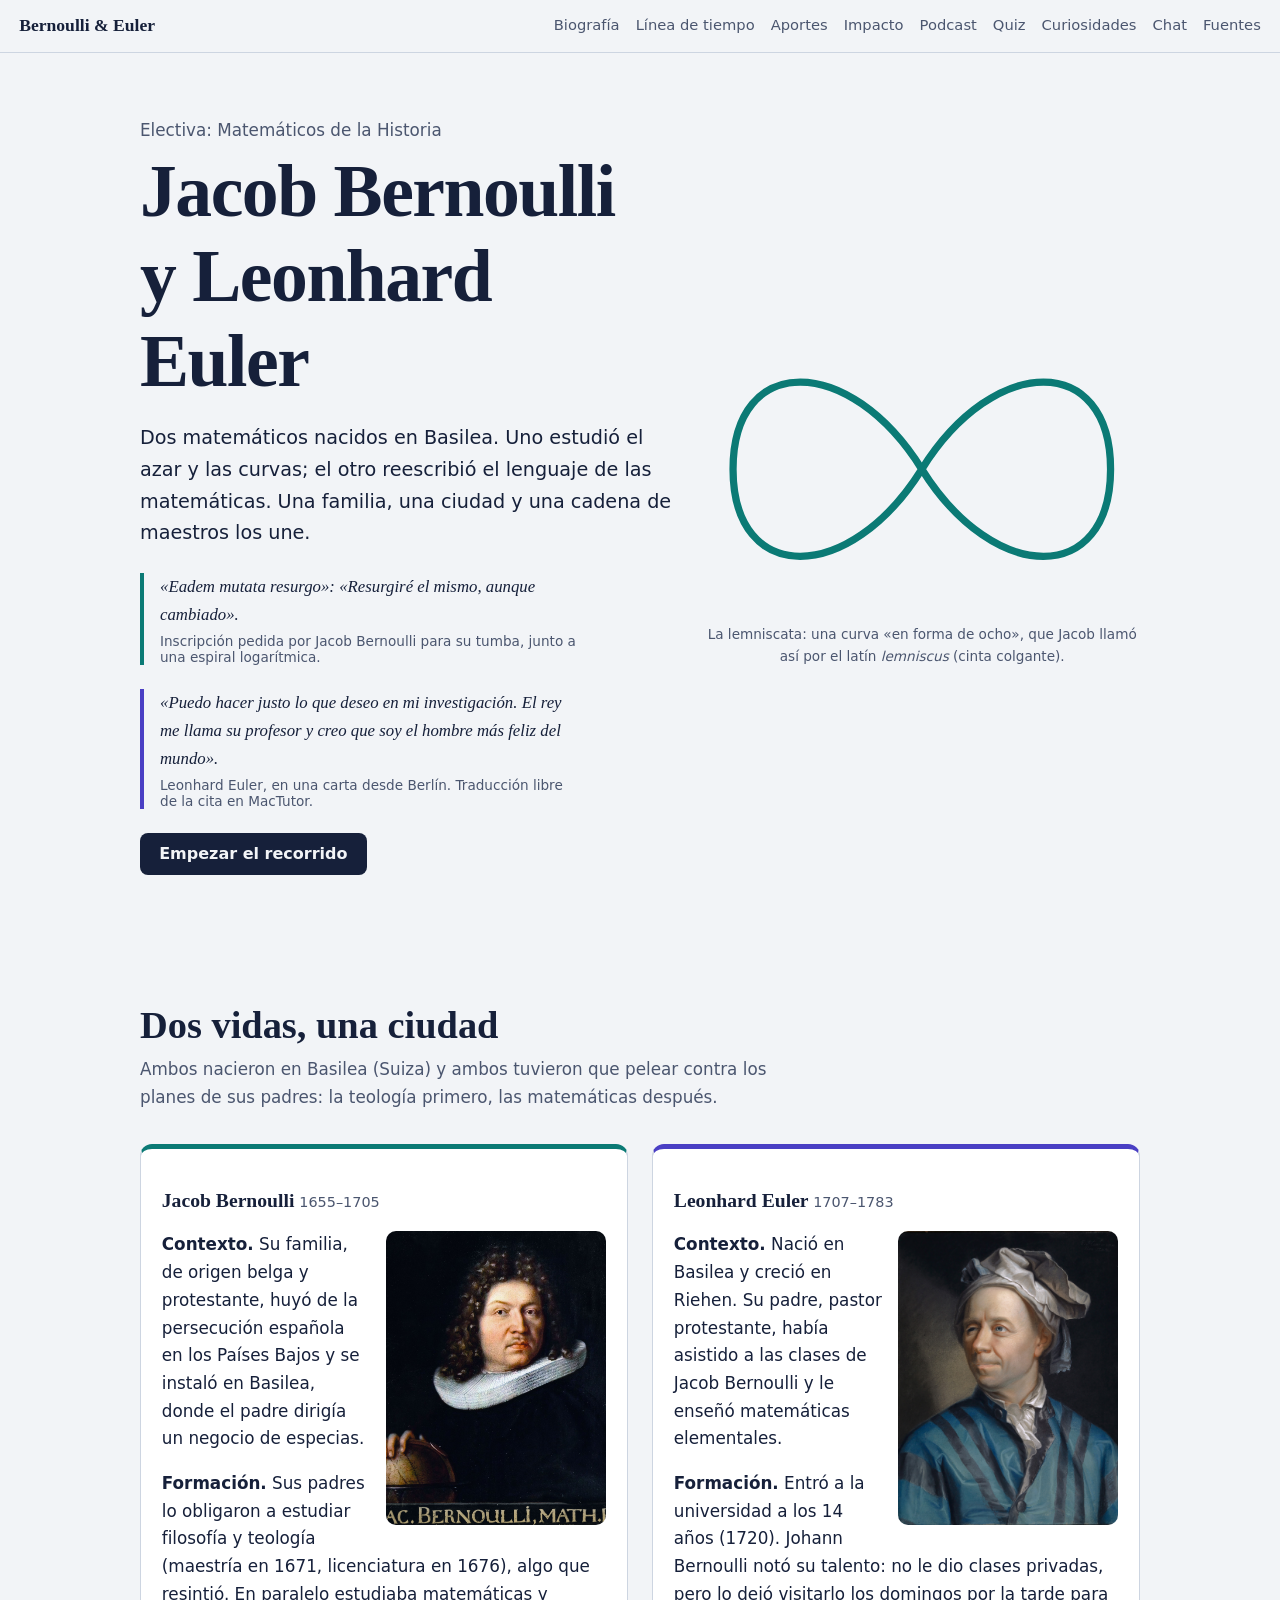
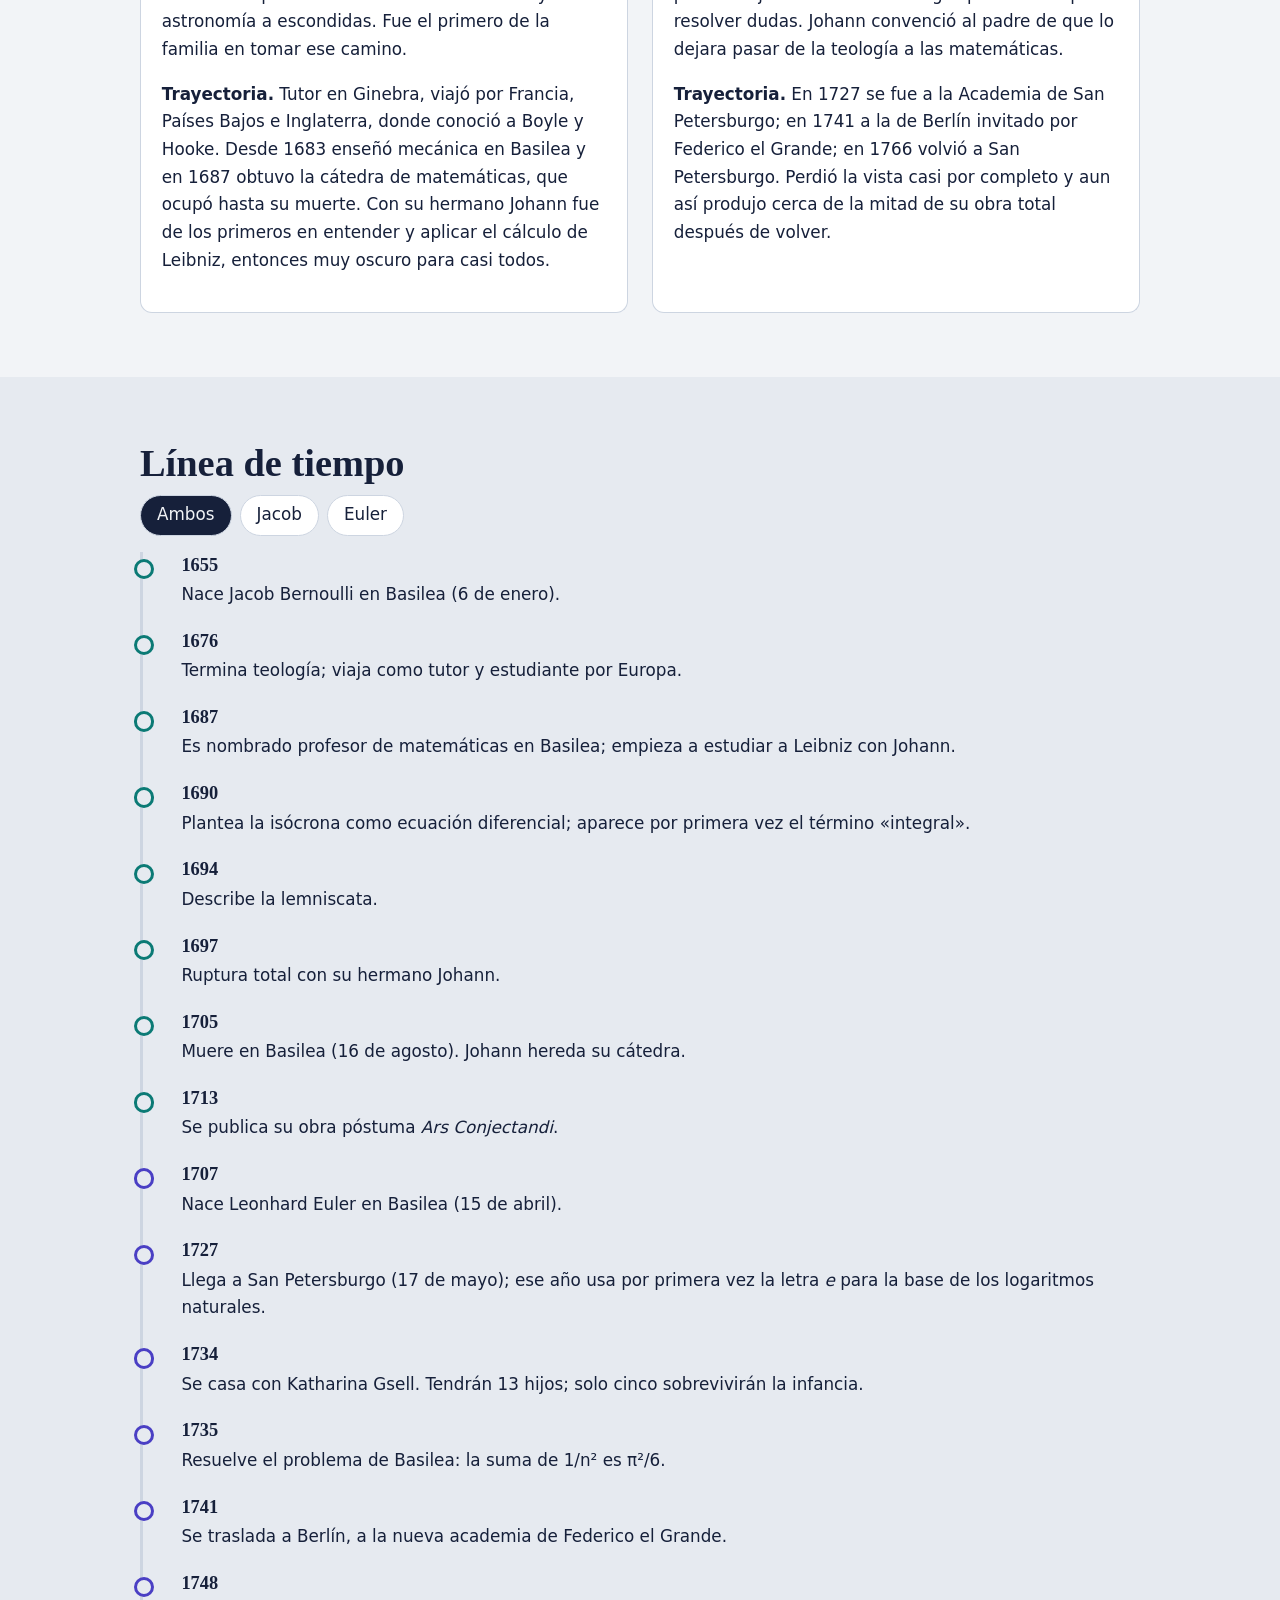
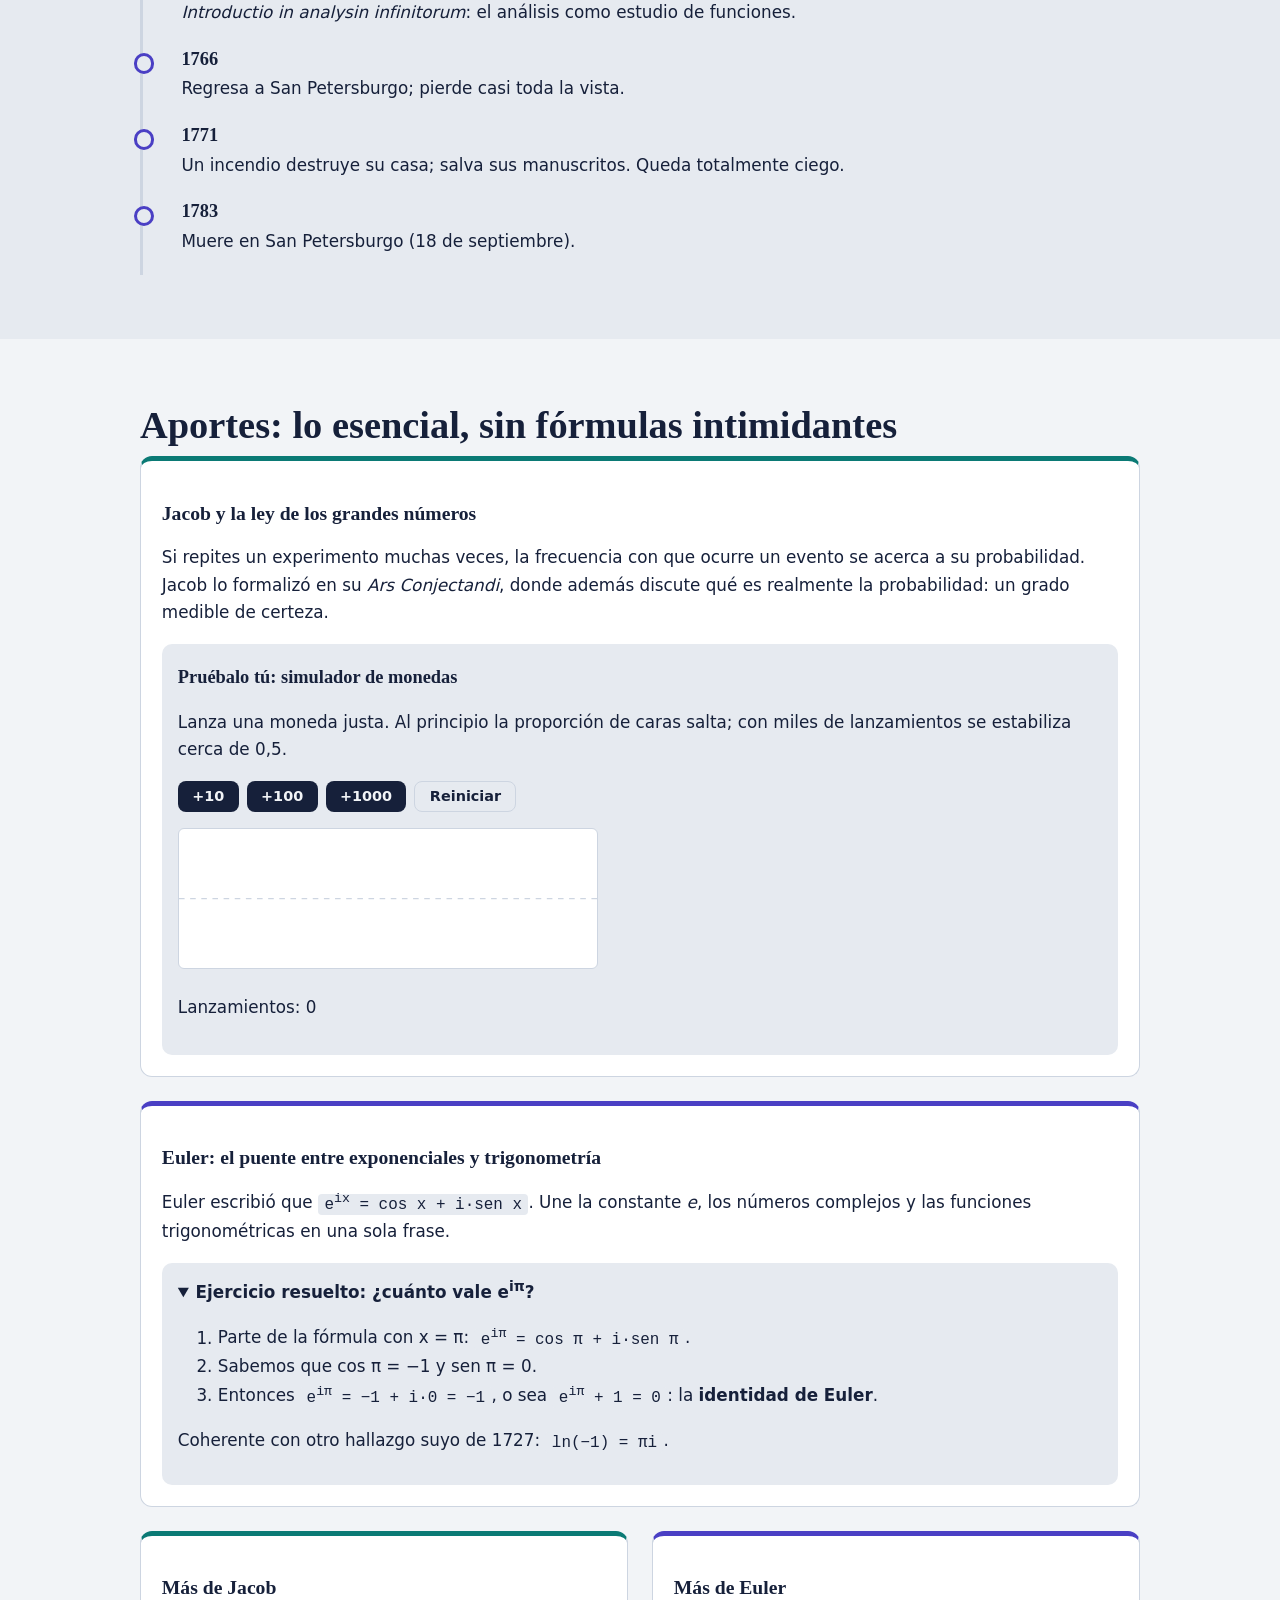
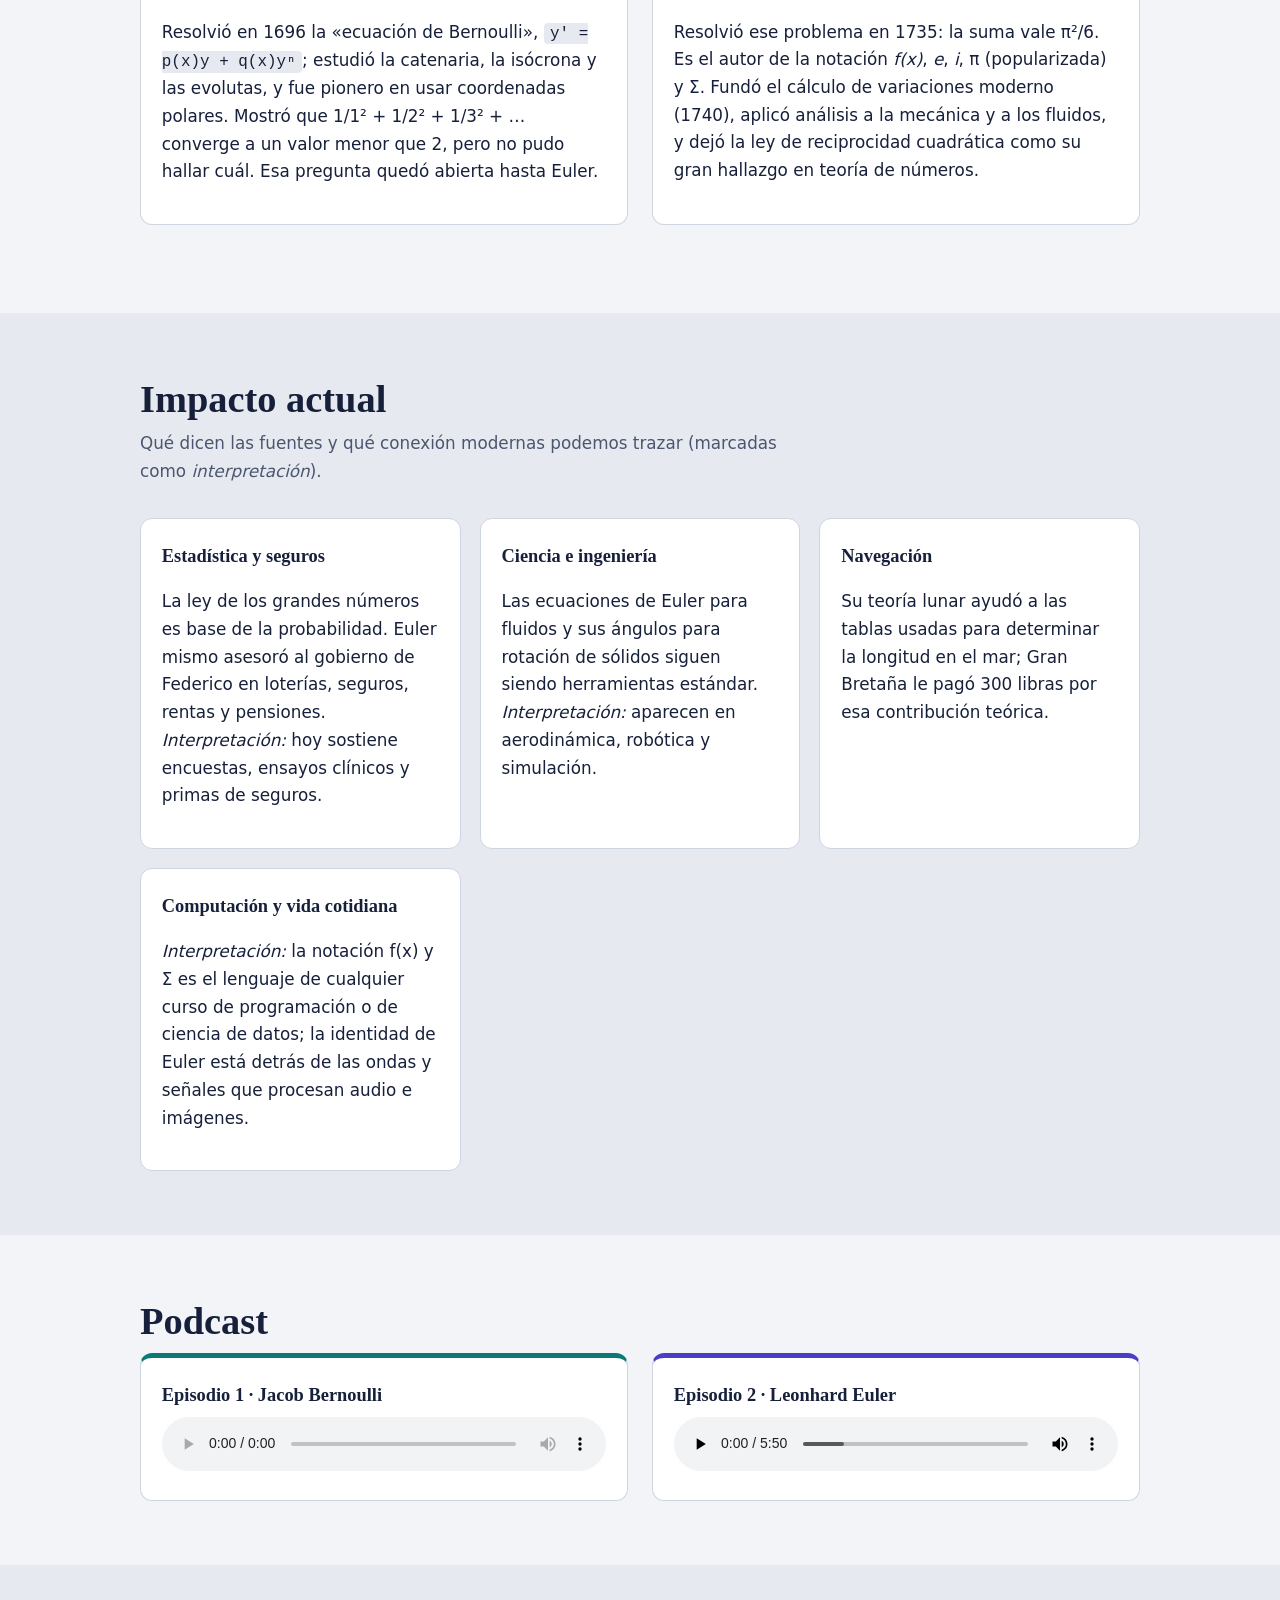
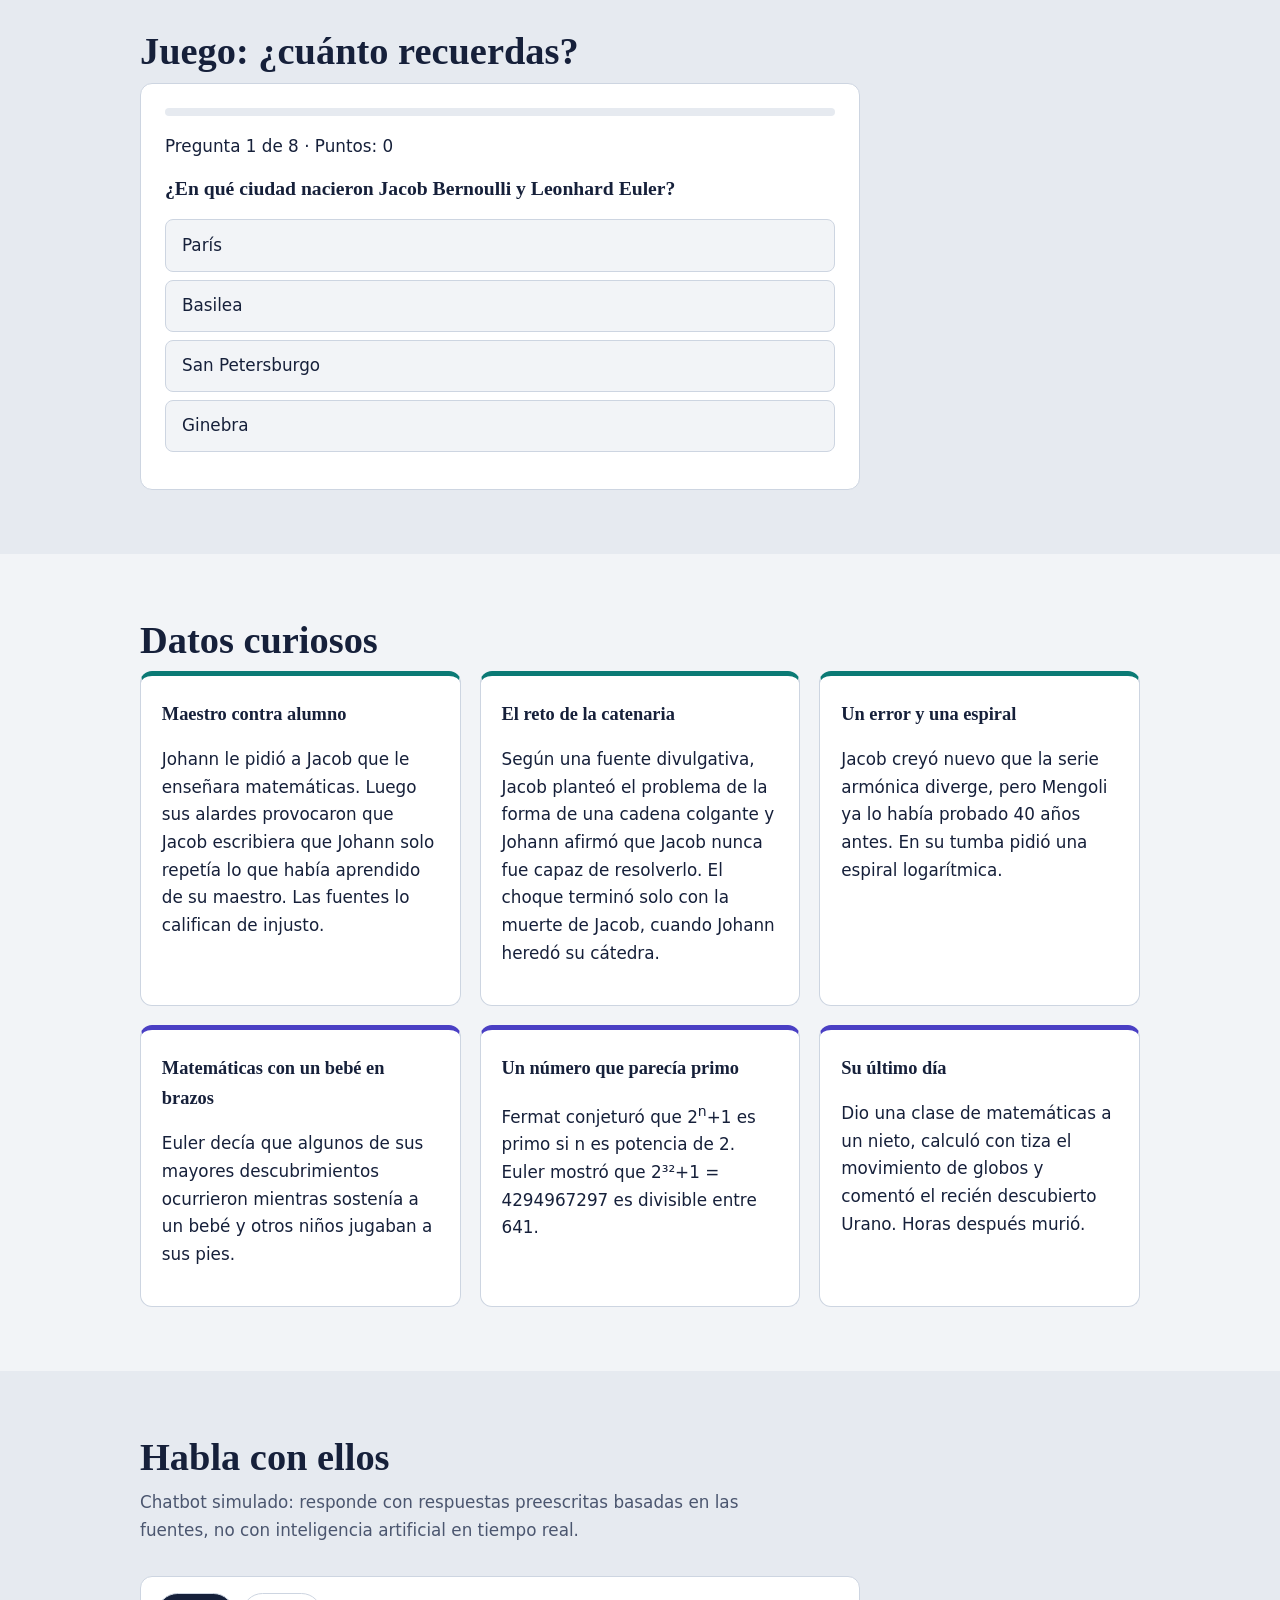
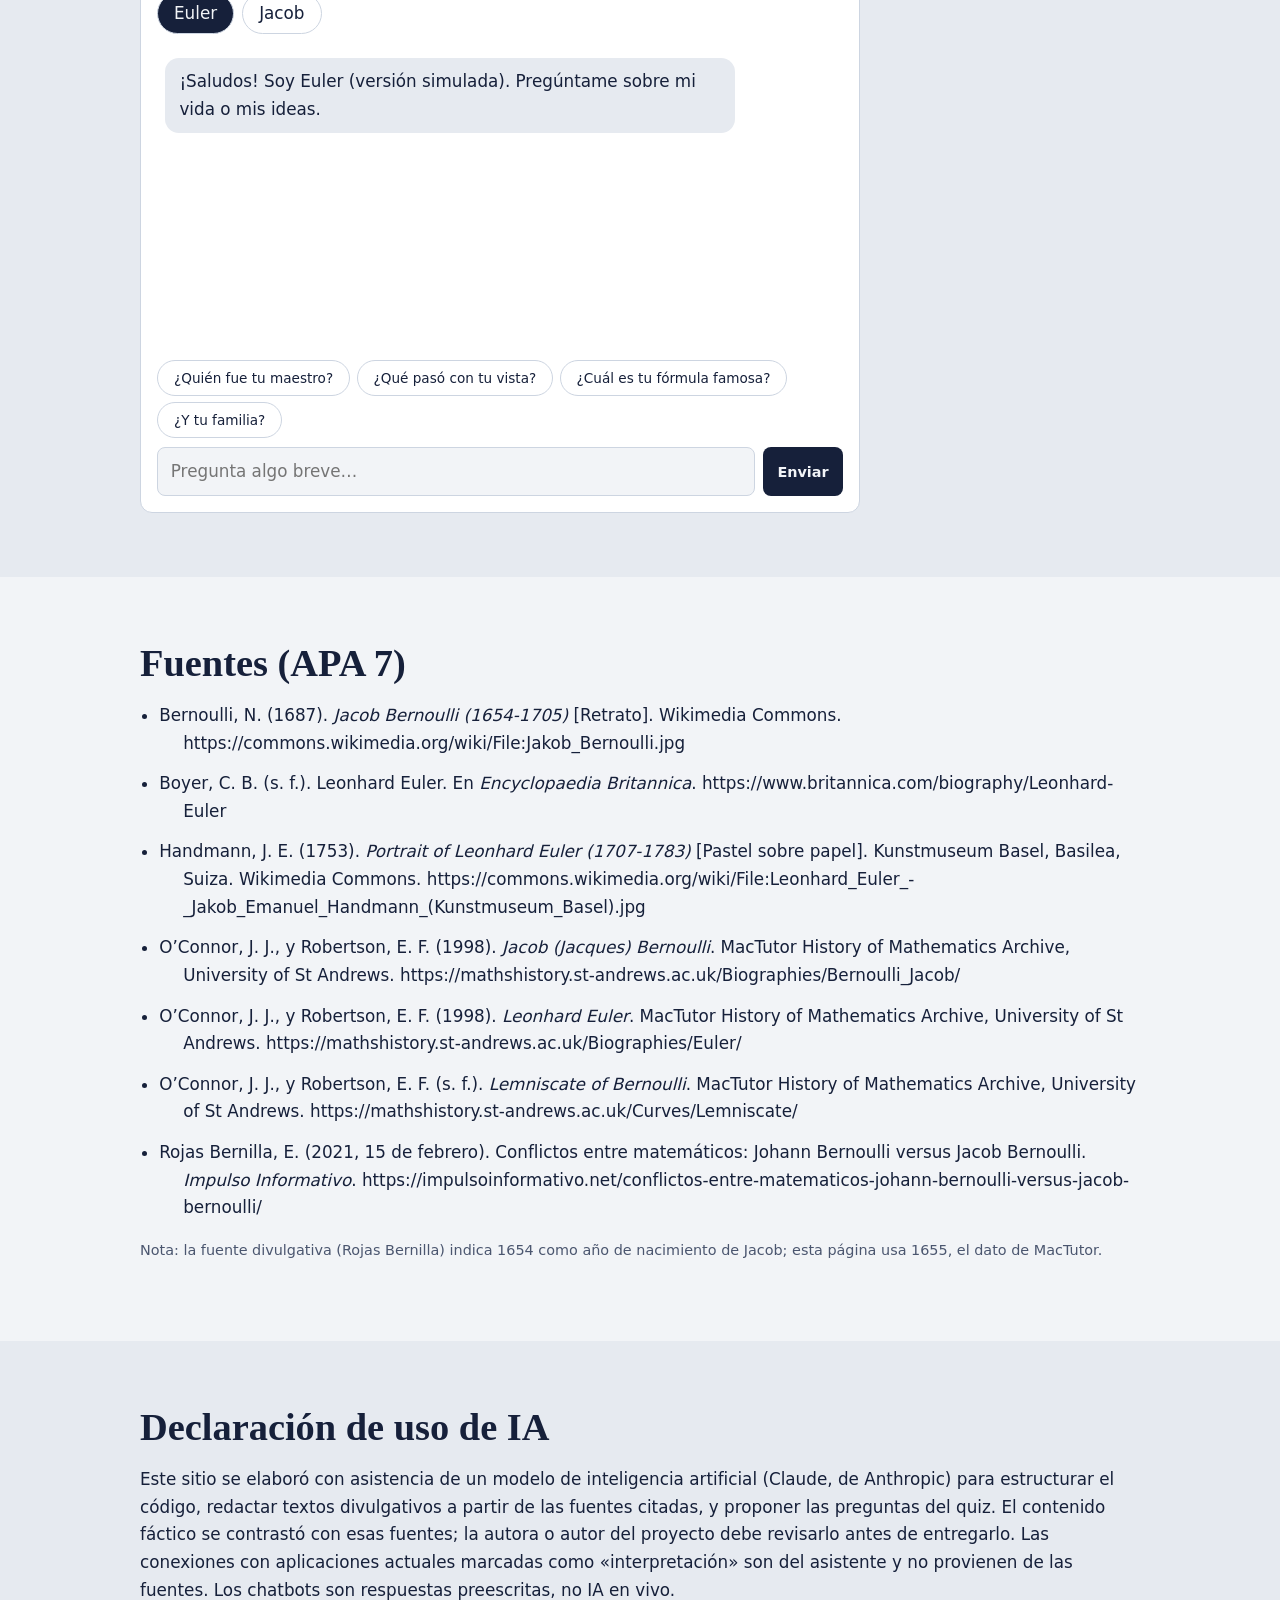
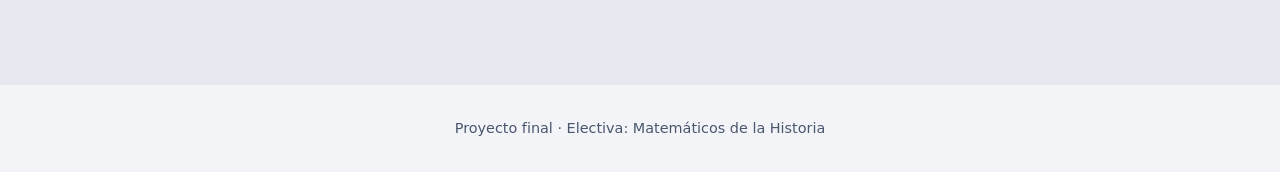
<file: docs/index.html>
<!DOCTYPE html>
<html lang="es">
<head>
<meta charset="UTF-8">
<meta name="viewport" content="width=device-width, initial-scale=1">
<title>Bernoulli y Euler · Dos matemáticos de Basilea</title>
<meta name="description" content="Página interactiva sobre Jacob Bernoulli y Leonhard Euler.">
<link rel="stylesheet" href="styles.css">
</head>
<body>

<header class="nav">
  <a class="brand" href="#inicio">Bernoulli &amp; Euler</a>
  <button class="burger" aria-label="Abrir menú" aria-expanded="false">☰</button>
  <nav id="menu">
    <a href="#biografia">Biografía</a><a href="#linea">Línea de tiempo</a><a href="#aportes">Aportes</a>
    <a href="#impacto">Impacto</a><a href="#podcast">Podcast</a><a href="#quiz">Quiz</a>
    <a href="#curiosos">Curiosidades</a><a href="#chat">Chat</a><a href="#fuentes">Fuentes</a>
  </nav>
</header>

<main>
<!-- 1. INICIO -->
<section id="inicio" class="hero">
  <div class="hero-text">
    <p class="kicker">Electiva: Matemáticos de la Historia</p>
    <h1>Jacob Bernoulli<br>y Leonhard Euler</h1>
    <p class="lead">Dos matemáticos nacidos en Basilea. Uno estudió el azar y las curvas; el otro reescribió el lenguaje de las matemáticas. Una familia, una ciudad y una cadena de maestros los une.</p>
    <blockquote>«Eadem mutata resurgo»: «Resurgiré el mismo, aunque cambiado». <cite>Inscripción pedida por Jacob Bernoulli para su tumba, junto a una espiral logarítmica.</cite></blockquote>
    <blockquote class="q-euler">«Puedo hacer justo lo que deseo en mi investigación. El rey me llama su profesor y creo que soy el hombre más feliz del mundo». <cite>Leonhard Euler, en una carta desde Berlín. Traducción libre de la cita en MacTutor.</cite></blockquote>
    <a class="btn" href="#biografia">Empezar el recorrido</a>
  </div>
  <!-- Ilustración SVG: la lemniscata que Jacob describió en 1694 -->
  <figure class="hero-art">
    <svg viewBox="0 0 300 200" role="img" aria-label="Lemniscata de Bernoulli dibujándose">
      <path class="lemn" d="M150 100 C200 20 280 20 280 100 C280 180 200 180 150 100 C100 20 20 20 20 100 C20 180 100 180 150 100Z"/>
    </svg>
    <figcaption>La lemniscata: una curva «en forma de ocho», que Jacob llamó así por el latín <i>lemniscus</i> (cinta colgante).</figcaption>
  </figure>
</section>

<!-- 2. BIOGRAFÍA -->
<section id="biografia">
  <h2>Dos vidas, una ciudad</h2>
  <p class="intro">Ambos nacieron en Basilea (Suiza) y ambos tuvieron que pelear contra los planes de sus padres: la teología primero, las matemáticas después.</p>
  <div class="two">
    <article class="bio jacob">
      <h3>Jacob Bernoulli <small>1655–1705</small></h3>
      <img class="retrato" src="img/jacob.jpg" alt="Retrato de Jacob Bernoulli">
      <p><b>Contexto.</b> Su familia, de origen belga y protestante, huyó de la persecución española en los Países Bajos y se instaló en Basilea, donde el padre dirigía un negocio de especias.</p>
      <p><b>Formación.</b> Sus padres lo obligaron a estudiar filosofía y teología (maestría en 1671, licenciatura en 1676), algo que resintió. En paralelo estudiaba matemáticas y astronomía a escondidas. Fue el primero de la familia en tomar ese camino.</p>
      <p><b>Trayectoria.</b> Tutor en Ginebra, viajó por Francia, Países Bajos e Inglaterra, donde conoció a Boyle y Hooke. Desde 1683 enseñó mecánica en Basilea y en 1687 obtuvo la cátedra de matemáticas, que ocupó hasta su muerte. Con su hermano Johann fue de los primeros en entender y aplicar el cálculo de Leibniz, entonces muy oscuro para casi todos.</p>
    </article>
    <article class="bio euler">
      <h3>Leonhard Euler <small>1707–1783</small></h3>
      <img class="retrato" src="img/euler.jpg" alt="Retrato de Leonhard Euler">
      <p><b>Contexto.</b> Nació en Basilea y creció en Riehen. Su padre, pastor protestante, había asistido a las clases de Jacob Bernoulli y le enseñó matemáticas elementales.</p>
      <p><b>Formación.</b> Entró a la universidad a los 14 años (1720). Johann Bernoulli notó su talento: no le dio clases privadas, pero lo dejó visitarlo los domingos por la tarde para resolver dudas. Johann convenció al padre de que lo dejara pasar de la teología a las matemáticas.</p>
      <p><b>Trayectoria.</b> En 1727 se fue a la Academia de San Petersburgo; en 1741 a la de Berlín invitado por Federico el Grande; en 1766 volvió a San Petersburgo. Perdió la vista casi por completo y aun así produjo cerca de la mitad de su obra total después de volver.</p>
    </article>
  </div>
</section>

<!-- 3. LÍNEA DE TIEMPO -->
<section id="linea" class="alt">
  <h2>Línea de tiempo</h2>
  <div class="filters" role="group" aria-label="Filtrar línea de tiempo">
    <button class="chip on" data-f="all">Ambos</button>
    <button class="chip" data-f="jacob">Jacob</button>
    <button class="chip" data-f="euler">Euler</button>
  </div>
  <ol class="timeline">
    <li data-w="jacob"><time>1655</time><p>Nace Jacob Bernoulli en Basilea (6 de enero).</p></li>
    <li data-w="jacob"><time>1676</time><p>Termina teología; viaja como tutor y estudiante por Europa.</p></li>
    <li data-w="jacob"><time>1687</time><p>Es nombrado profesor de matemáticas en Basilea; empieza a estudiar a Leibniz con Johann.</p></li>
    <li data-w="jacob"><time>1690</time><p>Plantea la isócrona como ecuación diferencial; aparece por primera vez el término «integral».</p></li>
    <li data-w="jacob"><time>1694</time><p>Describe la lemniscata.</p></li>
    <li data-w="jacob"><time>1697</time><p>Ruptura total con su hermano Johann.</p></li>
    <li data-w="jacob"><time>1705</time><p>Muere en Basilea (16 de agosto). Johann hereda su cátedra.</p></li>
    <li data-w="jacob"><time>1713</time><p>Se publica su obra póstuma <i>Ars Conjectandi</i>.</p></li>
    <li data-w="euler"><time>1707</time><p>Nace Leonhard Euler en Basilea (15 de abril).</p></li>
    <li data-w="euler"><time>1727</time><p>Llega a San Petersburgo (17 de mayo); ese año usa por primera vez la letra <i>e</i> para la base de los logaritmos naturales.</p></li>
    <li data-w="euler"><time>1734</time><p>Se casa con Katharina Gsell. Tendrán 13 hijos; solo cinco sobrevivirán la infancia.</p></li>
    <li data-w="euler"><time>1735</time><p>Resuelve el problema de Basilea: la suma de 1/n² es π²/6.</p></li>
    <li data-w="euler"><time>1741</time><p>Se traslada a Berlín, a la nueva academia de Federico el Grande.</p></li>
    <li data-w="euler"><time>1748</time><p><i>Introductio in analysin infinitorum</i>: el análisis como estudio de funciones.</p></li>
    <li data-w="euler"><time>1766</time><p>Regresa a San Petersburgo; pierde casi toda la vista.</p></li>
    <li data-w="euler"><time>1771</time><p>Un incendio destruye su casa; salva sus manuscritos. Queda totalmente ciego.</p></li>
    <li data-w="euler"><time>1783</time><p>Muere en San Petersburgo (18 de septiembre).</p></li>
  </ol>
</section>

<!-- 4. APORTES -->
<section id="aportes">
  <h2>Aportes: lo esencial, sin fórmulas intimidantes</h2>

  <article class="topic jacob">
    <h3>Jacob y la ley de los grandes números</h3>
    <p>Si repites un experimento muchas veces, la frecuencia con que ocurre un evento se acerca a su probabilidad. Jacob lo formalizó en su <i>Ars Conjectandi</i>, donde además discute qué es realmente la probabilidad: un grado medible de certeza.</p>
    <div class="lab" id="coinlab">
      <h4>Pruébalo tú: simulador de monedas</h4>
      <p>Lanza una moneda justa. Al principio la proporción de caras salta; con miles de lanzamientos se estabiliza cerca de 0,5.</p>
      <div class="row">
        <button class="btn sm" data-n="10">+10</button><button class="btn sm" data-n="100">+100</button>
        <button class="btn sm" data-n="1000">+1000</button><button class="btn sm ghost" data-n="0">Reiniciar</button>
      </div>
      <svg id="coinplot" viewBox="0 0 300 100" aria-label="Proporción de caras"><line x1="0" y1="50" x2="300" y2="50" class="mid"/><polyline id="coinline" points=""/></svg>
      <p id="coinout" aria-live="polite">Lanzamientos: 0</p>
    </div>
  </article>

  <article class="topic euler">
    <h3>Euler: el puente entre exponenciales y trigonometría</h3>
    <p>Euler escribió que <code>e<sup>ix</sup> = cos x + i·sen x</code>. Une la constante <i>e</i>, los números complejos y las funciones trigonométricas en una sola frase.</p>
    <details class="solved" open>
      <summary>Ejercicio resuelto: ¿cuánto vale e<sup>iπ</sup>?</summary>
      <ol>
        <li>Parte de la fórmula con x = π: <code>e<sup>iπ</sup> = cos π + i·sen π</code>.</li>
        <li>Sabemos que cos π = −1 y sen π = 0.</li>
        <li>Entonces <code>e<sup>iπ</sup> = −1 + i·0 = −1</code>, o sea <code>e<sup>iπ</sup> + 1 = 0</code>: la <b>identidad de Euler</b>.</li>
      </ol>
      <p>Coherente con otro hallazgo suyo de 1727: <code>ln(−1) = πi</code>.</p>
    </details>
  </article>

  <div class="two">
    <article class="topic jacob"><h3>Más de Jacob</h3>
      <p>Resolvió en 1696 la «ecuación de Bernoulli», <code>y′ = p(x)y + q(x)yⁿ</code>; estudió la catenaria, la isócrona y las evolutas, y fue pionero en usar coordenadas polares. Mostró que 1/1² + 1/2² + 1/3² + … converge a un valor menor que 2, pero no pudo hallar cuál. Esa pregunta quedó abierta hasta Euler.</p></article>
    <article class="topic euler"><h3>Más de Euler</h3>
      <p>Resolvió ese problema en 1735: la suma vale π²/6. Es el autor de la notación <i>f(x)</i>, <i>e</i>, <i>i</i>, π (popularizada) y Σ. Fundó el cálculo de variaciones moderno (1740), aplicó análisis a la mecánica y a los fluidos, y dejó la ley de reciprocidad cuadrática como su gran hallazgo en teoría de números.</p></article>
  </div>
</section>

<!-- 5. IMPACTO -->
<section id="impacto" class="alt">
  <h2>Impacto actual</h2>
  <p class="intro">Qué dicen las fuentes y qué conexión modernas podemos trazar (marcadas como <em>interpretación</em>).</p>
  <div class="grid">
    <div class="card"><h4>Estadística y seguros</h4><p>La ley de los grandes números es base de la probabilidad. Euler mismo asesoró al gobierno de Federico en loterías, seguros, rentas y pensiones. <em>Interpretación:</em> hoy sostiene encuestas, ensayos clínicos y primas de seguros.</p></div>
    <div class="card"><h4>Ciencia e ingeniería</h4><p>Las ecuaciones de Euler para fluidos y sus ángulos para rotación de sólidos siguen siendo herramientas estándar. <em>Interpretación:</em> aparecen en aerodinámica, robótica y simulación.</p></div>
    <div class="card"><h4>Navegación</h4><p>Su teoría lunar ayudó a las tablas usadas para determinar la longitud en el mar; Gran Bretaña le pagó 300 libras por esa contribución teórica.</p></div>
    <div class="card"><h4>Computación y vida cotidiana</h4><p><em>Interpretación:</em> la notación f(x) y Σ es el lenguaje de cualquier curso de programación o de ciencia de datos; la identidad de Euler está detrás de las ondas y señales que procesan audio e imágenes.</p></div>
  </div>
</section>

<!-- 6. PODCAST -->
<section id="podcast">
  <h2>Podcast</h2>
  <div class="two">
    <div class="player jacob"><h4>Episodio 1 · Jacob Bernoulli</h4>
      <!-- CÓMO CAMBIAR EL AUDIO DE JACOB:
           1) Copia tu archivo "podcast_bernoulli.mp3" a la MISMA carpeta que este index.html
              (o a una subcarpeta, p. ej. "audio/").
           2) En src escribe la ruta relativa: src="podcast_bernoulli.mp3" o src="audio/podcast_bernoulli.mp3".
           3) Si tu archivo se llama distinto, cambia solo el nombre dentro de src. -->
      <audio controls preload="metadata"><source src="podcast_bernoulli.m4a" type="audio/mpeg">Tu navegador no soporta audio HTML5.</audio></div>
    <div class="player euler"><h4>Episodio 2 · Leonhard Euler</h4>
      <!-- CÓMO CAMBIAR EL AUDIO DE EULER:
           Igual que arriba, con "podcast_euler.m4a" (formato AAC/MP4: type="audio/mp4").
           Ejemplo con subcarpeta: src="audio/podcast_euler.m4a".
           Si el audio no suena al abrir el archivo con doble clic, usa un servidor local
           (p. ej. la extensión Live Server de VS Code) o súbelo a tu hosting. -->
      <audio controls preload="metadata"><source src="podcast_euler.mp3" type="audio/mp4">Tu navegador no soporta audio HTML5.</audio></div>
  </div>
</section>

<!-- 7. QUIZ -->
<section id="quiz" class="alt">
  <h2>Juego: ¿cuánto recuerdas?</h2>
  <div id="quizbox" class="quizbox" aria-live="polite"></div>
</section>

<!-- 8. DATOS CURIOSOS -->
<section id="curiosos">
  <h2>Datos curiosos</h2>
  <div class="grid">
    <div class="card jacob"><h4>Maestro contra alumno</h4><p>Johann le pidió a Jacob que le enseñara matemáticas. Luego sus alardes provocaron que Jacob escribiera que Johann solo repetía lo que había aprendido de su maestro. Las fuentes lo califican de injusto.</p></div>
    <div class="card jacob"><h4>El reto de la catenaria</h4><p>Según una fuente divulgativa, Jacob planteó el problema de la forma de una cadena colgante y Johann afirmó que Jacob nunca fue capaz de resolverlo. El choque terminó solo con la muerte de Jacob, cuando Johann heredó su cátedra.</p></div>
    <div class="card jacob"><h4>Un error y una espiral</h4><p>Jacob creyó nuevo que la serie armónica diverge, pero Mengoli ya lo había probado 40 años antes. En su tumba pidió una espiral logarítmica.</p></div>
    <div class="card euler"><h4>Matemáticas con un bebé en brazos</h4><p>Euler decía que algunos de sus mayores descubrimientos ocurrieron mientras sostenía a un bebé y otros niños jugaban a sus pies.</p></div>
    <div class="card euler"><h4>Un número que parecía primo</h4><p>Fermat conjeturó que 2<sup>n</sup>+1 es primo si n es potencia de 2. Euler mostró que 2³²+1 = 4294967297 es divisible entre 641.</p></div>
    <div class="card euler"><h4>Su último día</h4><p>Dio una clase de matemáticas a un nieto, calculó con tiza el movimiento de globos y comentó el recién descubierto Urano. Horas después murió.</p></div>
  </div>
</section>

<!-- 11. CHATBOT -->
<section id="chat" class="alt">
  <h2>Habla con ellos</h2>
  <p class="intro">Chatbot simulado: responde con respuestas preescritas basadas en las fuentes, no con inteligencia artificial en tiempo real.</p>
  <div class="chat">
    <div class="who" role="group" aria-label="Elegir personaje">
      <button class="chip on" data-p="euler">Euler</button><button class="chip" data-p="jacob">Jacob</button>
    </div>
    <div id="log" class="log" aria-live="polite"></div>
    <div id="sugg" class="sugg"></div>
    <div class="send"><input id="msg" type="text" placeholder="Pregunta algo breve…" aria-label="Tu mensaje"><button id="go" class="btn sm">Enviar</button></div>
  </div>
</section>

<!-- 9. FUENTES -->
<section id="fuentes">
  <h2>Fuentes (APA 7)</h2>
  <ul class="refs">
    <li>Bernoulli, N. (1687). <i>Jacob Bernoulli (1654-1705)</i> [Retrato]. Wikimedia Commons. https://commons.wikimedia.org/wiki/File:Jakob_Bernoulli.jpg</li>
    <li>Boyer, C. B. (s. f.). Leonhard Euler. En <i>Encyclopaedia Britannica</i>. https://www.britannica.com/biography/Leonhard-Euler</li>
    <li>Handmann, J. E. (1753). <i>Portrait of Leonhard Euler (1707-1783)</i> [Pastel sobre papel]. Kunstmuseum Basel, Basilea, Suiza. Wikimedia Commons. https://commons.wikimedia.org/wiki/File:Leonhard_Euler_-_Jakob_Emanuel_Handmann_(Kunstmuseum_Basel).jpg</li>
    <li>O’Connor, J. J., y Robertson, E. F. (1998). <i>Jacob (Jacques) Bernoulli</i>. MacTutor History of Mathematics Archive, University of St Andrews. https://mathshistory.st-andrews.ac.uk/Biographies/Bernoulli_Jacob/</li>
    <li>O’Connor, J. J., y Robertson, E. F. (1998). <i>Leonhard Euler</i>. MacTutor History of Mathematics Archive, University of St Andrews. https://mathshistory.st-andrews.ac.uk/Biographies/Euler/</li>
    <li>O’Connor, J. J., y Robertson, E. F. (s. f.). <i>Lemniscate of Bernoulli</i>. MacTutor History of Mathematics Archive, University of St Andrews. https://mathshistory.st-andrews.ac.uk/Curves/Lemniscate/</li>
    <li>Rojas Bernilla, E. (2021, 15 de febrero). Conflictos entre matemáticos: Johann Bernoulli versus Jacob Bernoulli. <i>Impulso Informativo</i>. https://impulsoinformativo.net/conflictos-entre-matematicos-johann-bernoulli-versus-jacob-bernoulli/</li>
  </ul>
  <p class="note">Nota: la fuente divulgativa (Rojas Bernilla) indica 1654 como año de nacimiento de Jacob; esta página usa 1655, el dato de MacTutor.</p>
</section>

<!-- 10. IA -->
<section id="ia" class="alt">
  <h2>Declaración de uso de IA</h2>
  <p>Este sitio se elaboró con asistencia de un modelo de inteligencia artificial (Claude, de Anthropic) para estructurar el código, redactar textos divulgativos a partir de las fuentes citadas, y proponer las preguntas del quiz. El contenido fáctico se contrastó con esas fuentes; la autora o autor del proyecto debe revisarlo antes de entregarlo. Las conexiones con aplicaciones actuales marcadas como «interpretación» son del asistente y no provienen de las fuentes. Los chatbots son respuestas preescritas, no IA en vivo.</p>
</section>
</main>

<footer>Proyecto final · Electiva: Matemáticos de la Historia</footer>
<script src="script.js"></script>
</body>
</html>
</file>
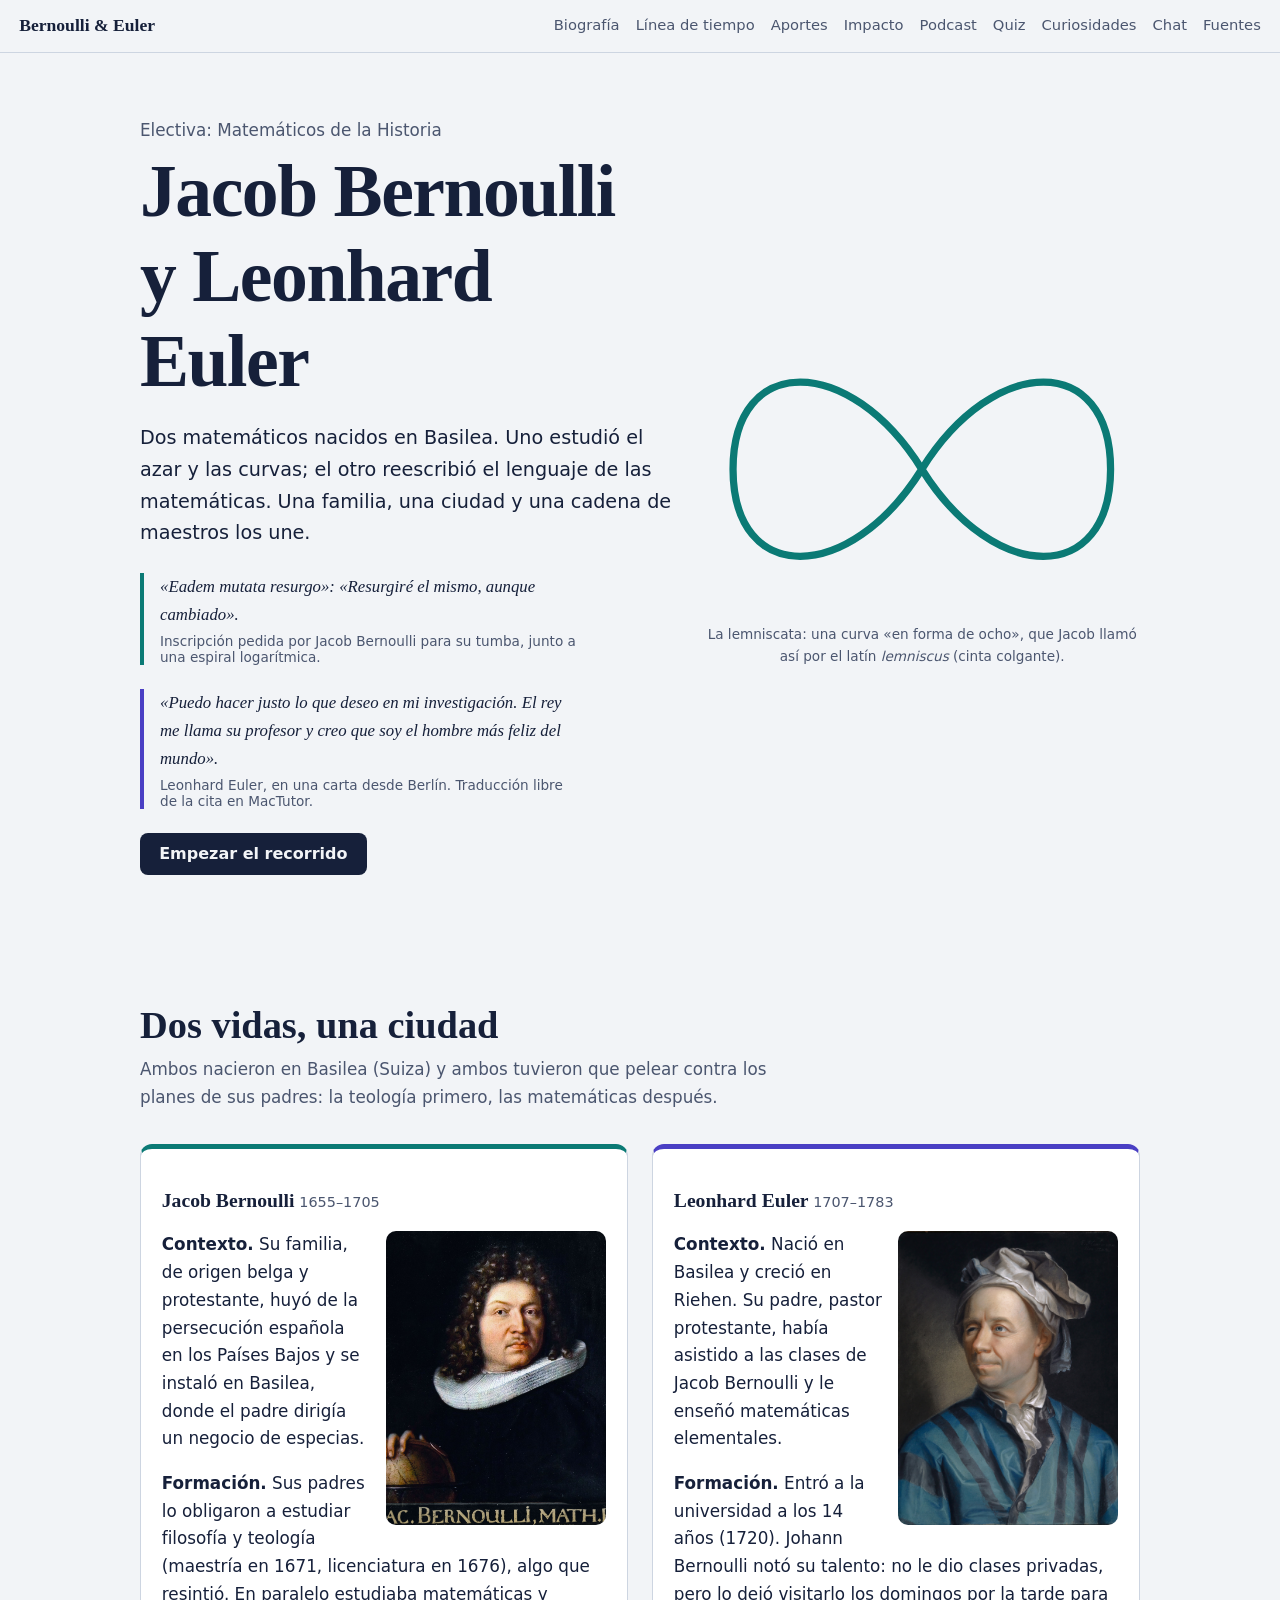
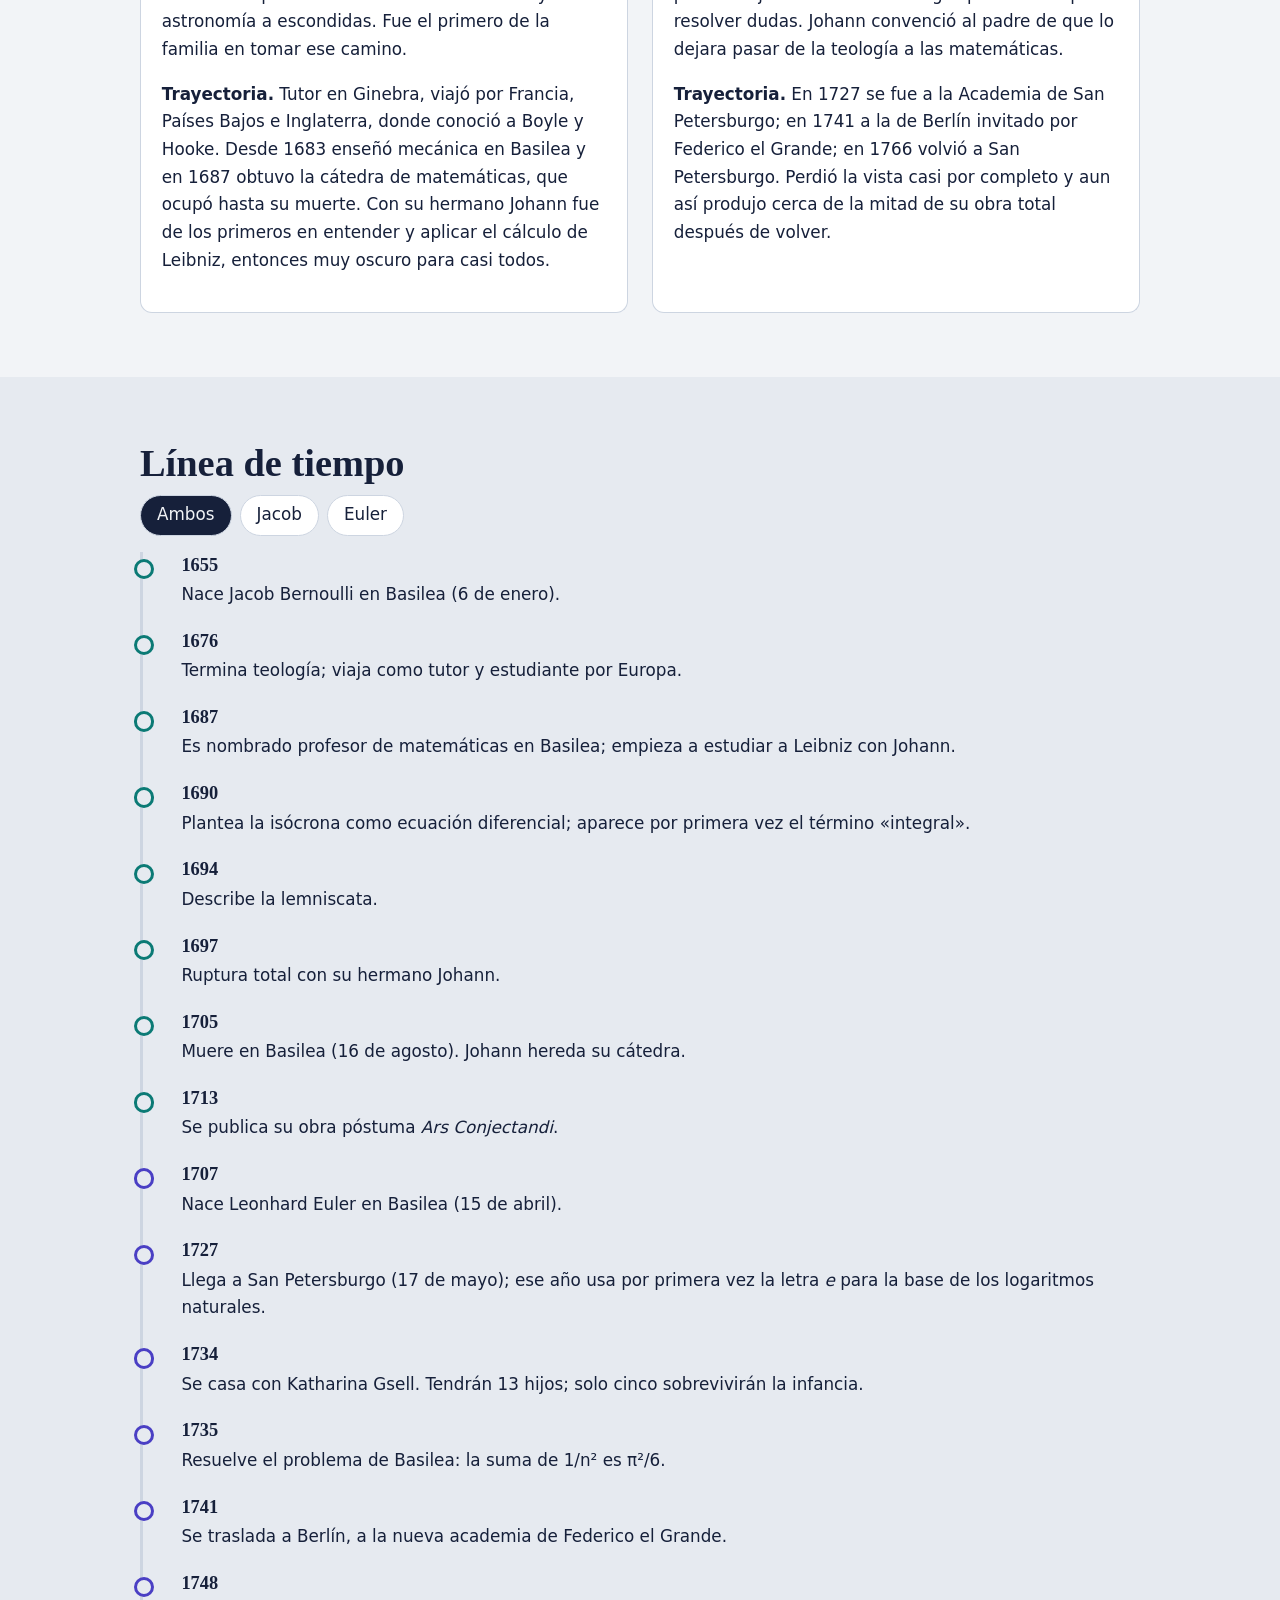
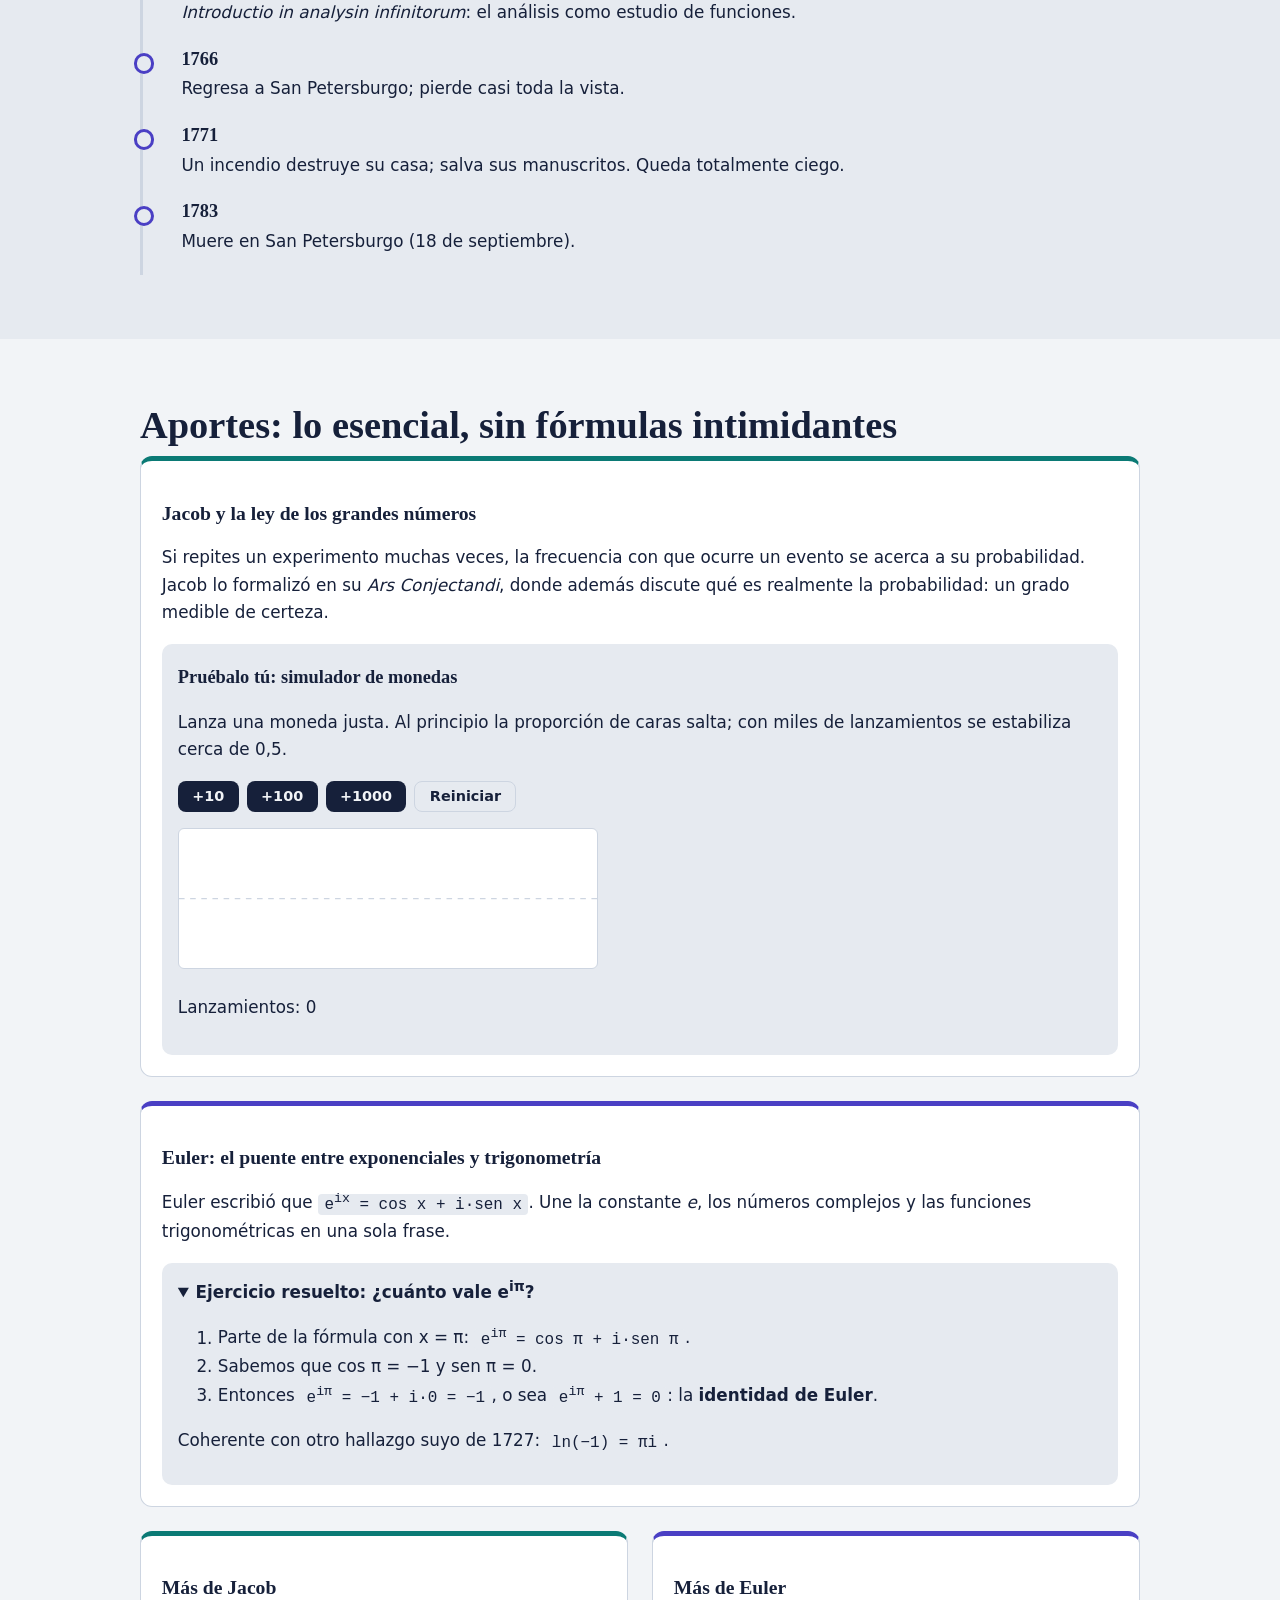
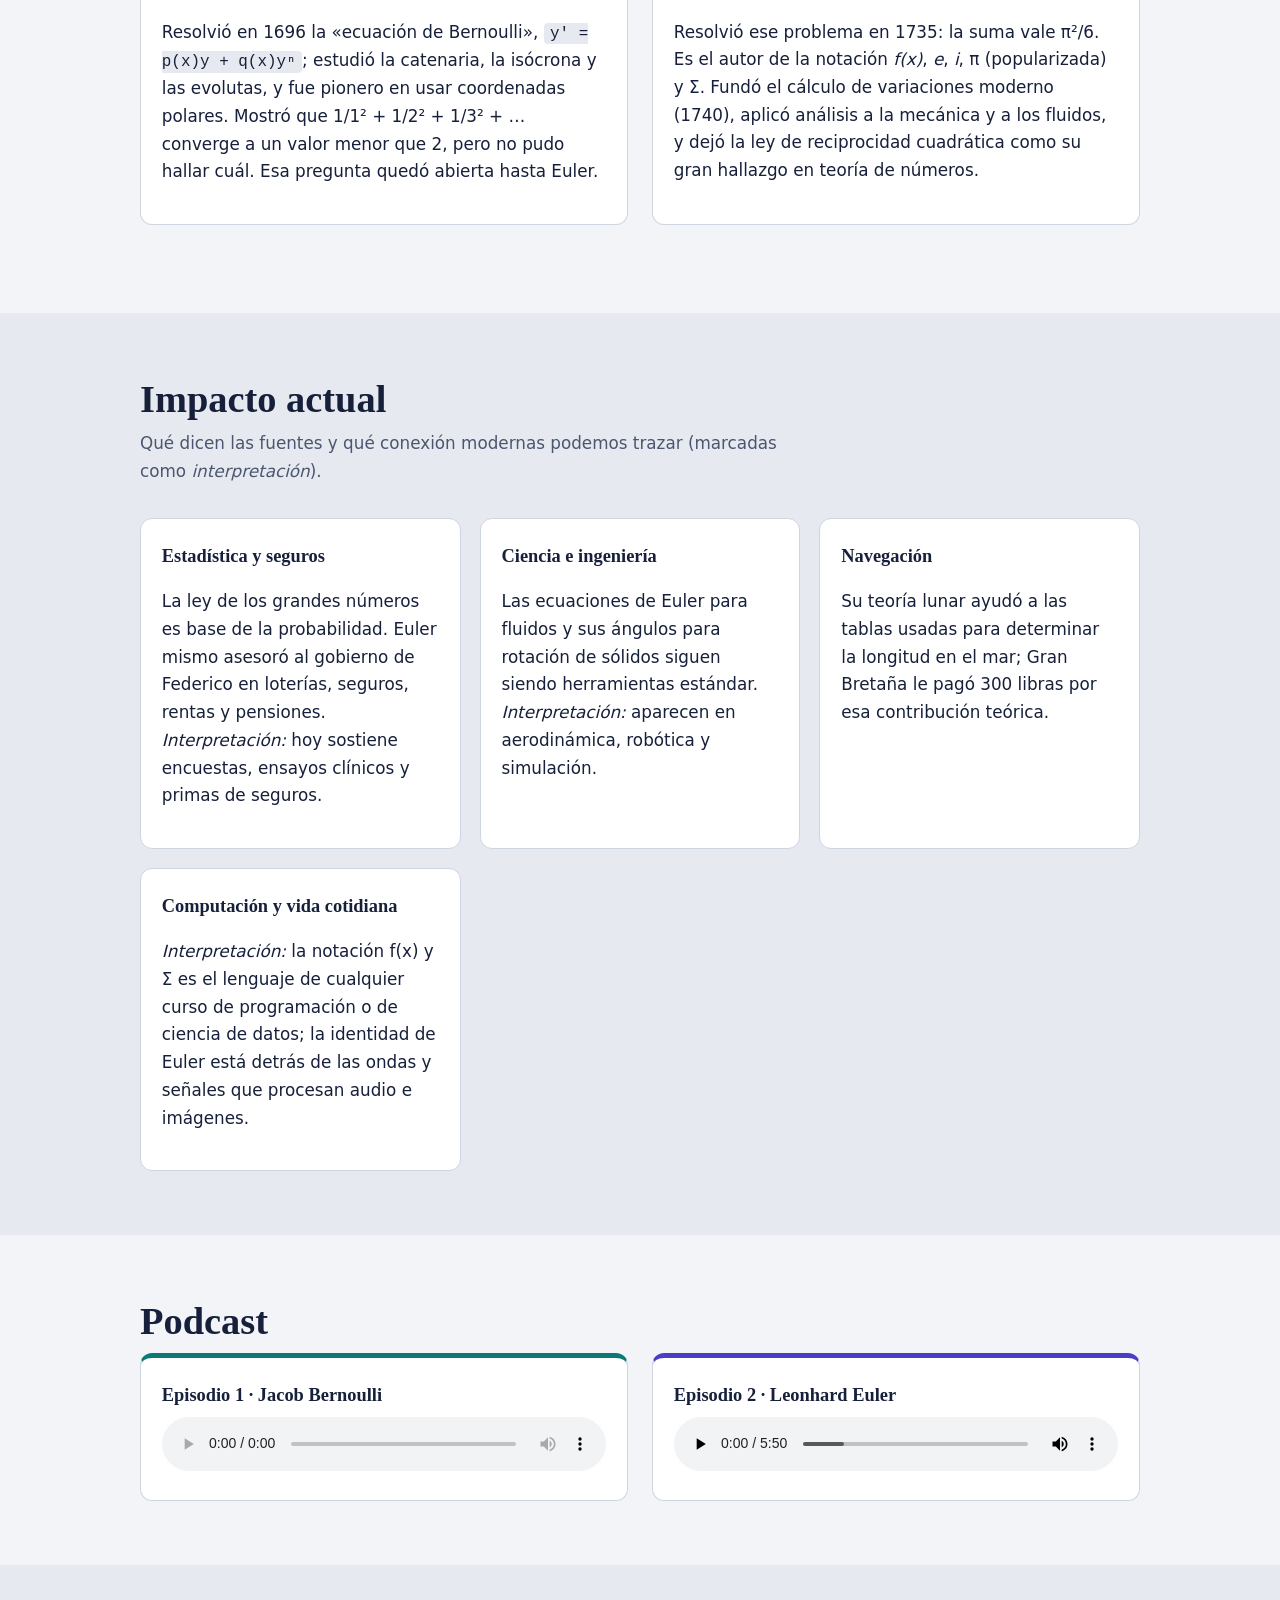
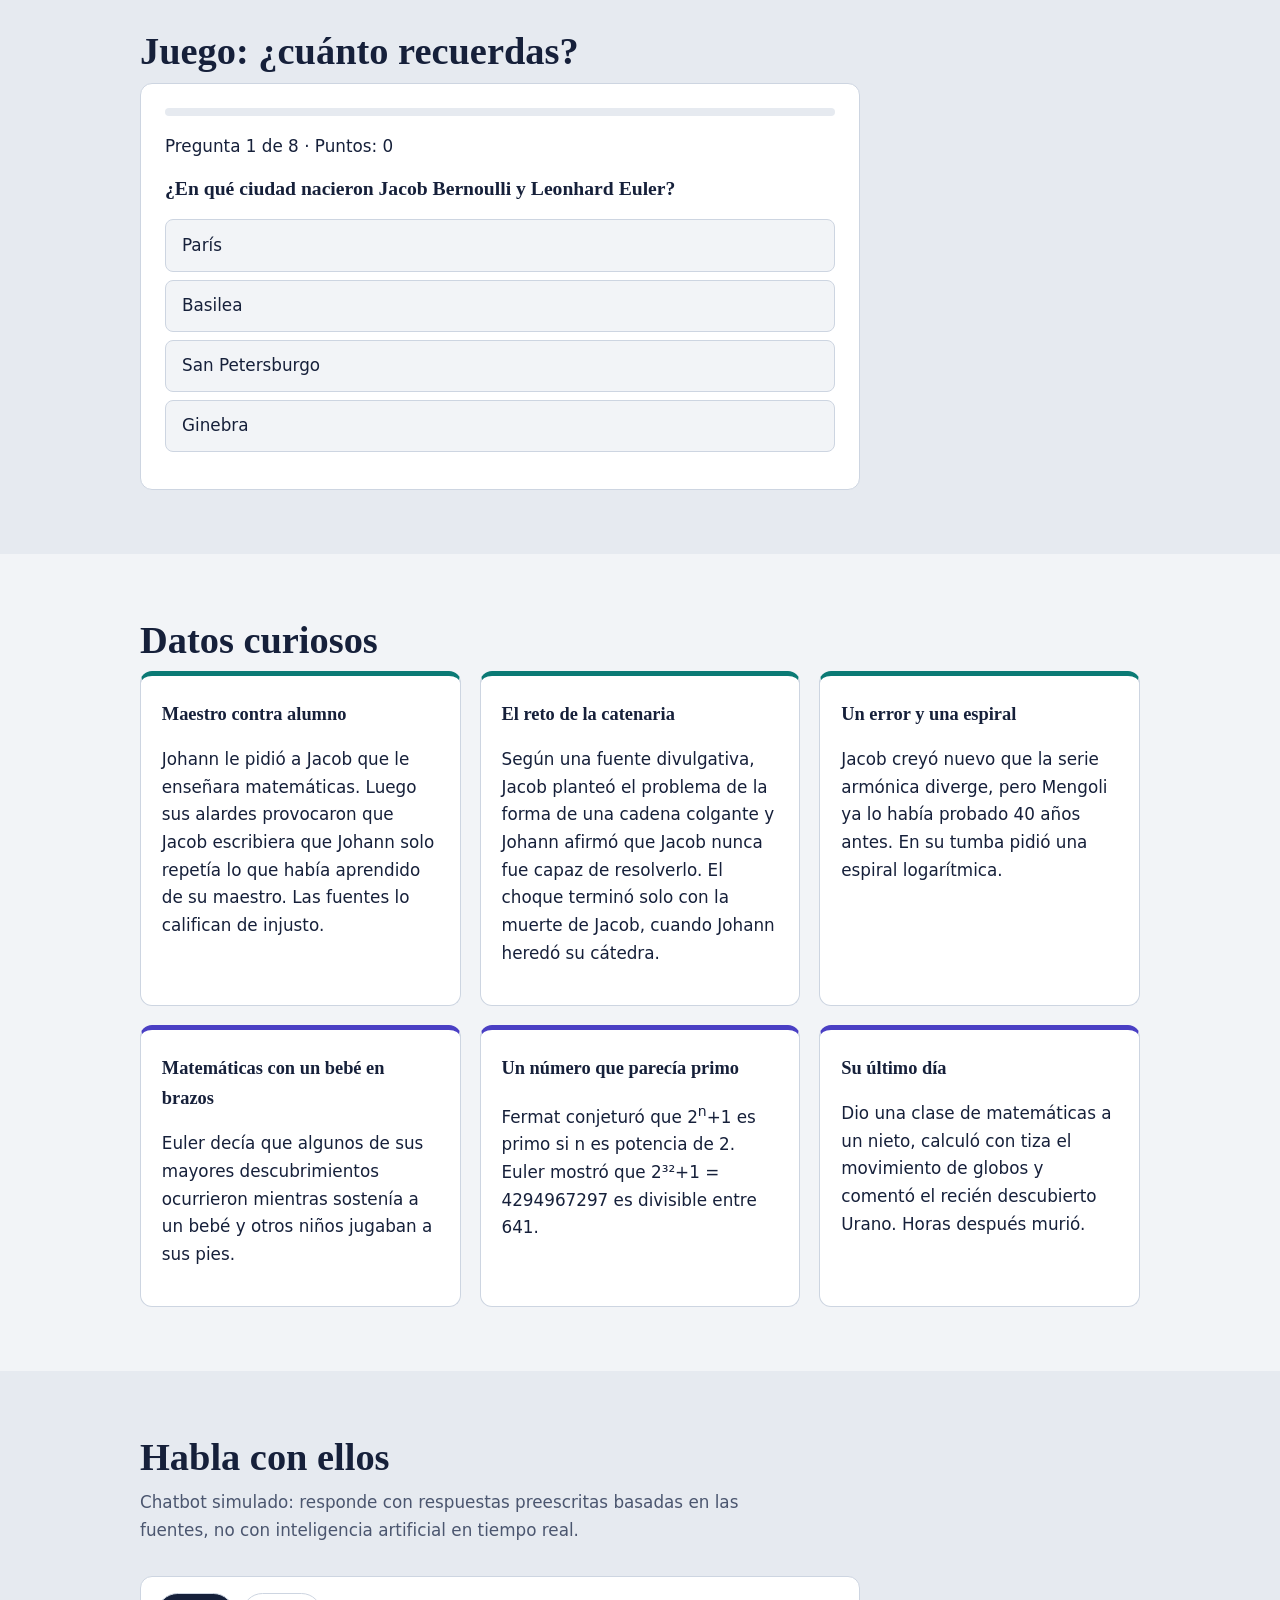
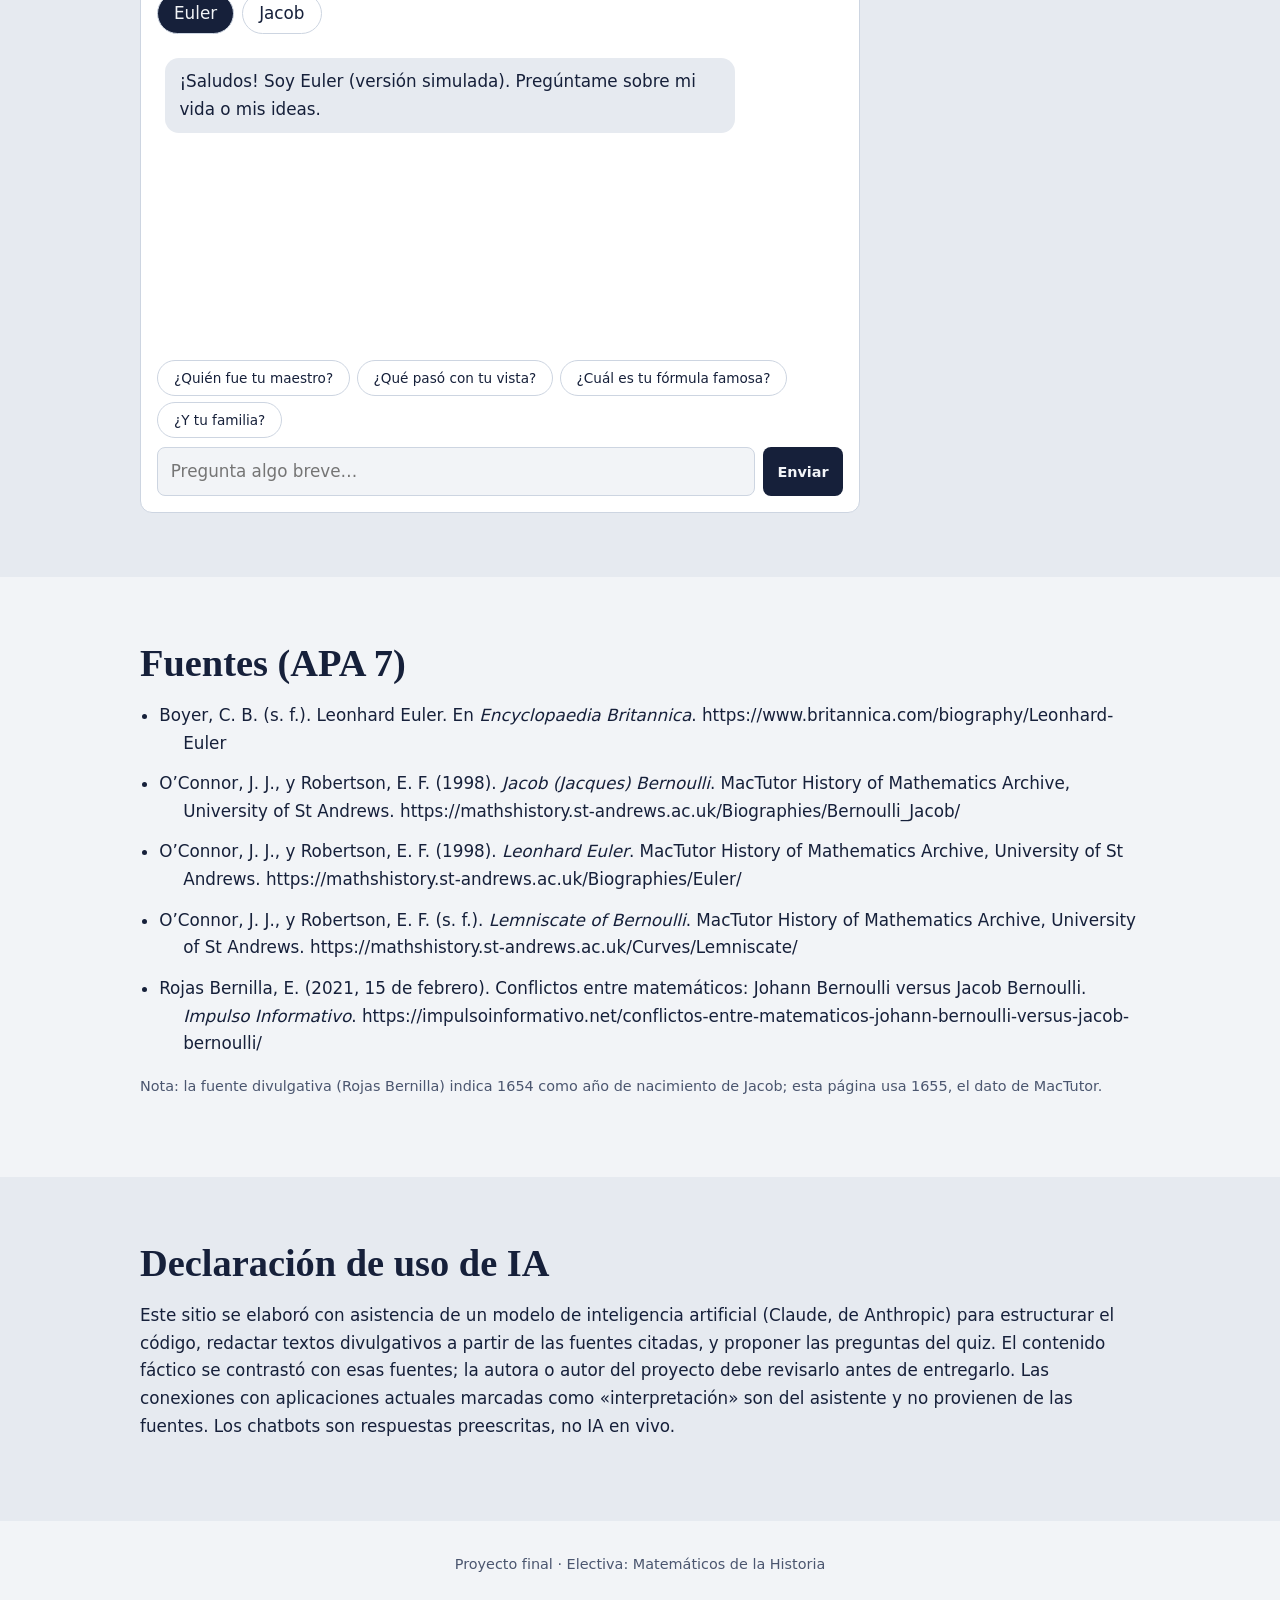
<file: files/index.html>
<!DOCTYPE html>
<html lang="es">
<head>
<meta charset="UTF-8">
<meta name="viewport" content="width=device-width, initial-scale=1">
<title>Bernoulli y Euler · Dos matemáticos de Basilea</title>
<meta name="description" content="Página interactiva sobre Jacob Bernoulli y Leonhard Euler.">
<link rel="stylesheet" href="styles.css">
</head>
<body>

<header class="nav">
  <a class="brand" href="#inicio">Bernoulli &amp; Euler</a>
  <button class="burger" aria-label="Abrir menú" aria-expanded="false">☰</button>
  <nav id="menu">
    <a href="#biografia">Biografía</a><a href="#linea">Línea de tiempo</a><a href="#aportes">Aportes</a>
    <a href="#impacto">Impacto</a><a href="#podcast">Podcast</a><a href="#quiz">Quiz</a>
    <a href="#curiosos">Curiosidades</a><a href="#chat">Chat</a><a href="#fuentes">Fuentes</a>
  </nav>
</header>

<main>
<!-- 1. INICIO -->
<section id="inicio" class="hero">
  <div class="hero-text">
    <p class="kicker">Electiva: Matemáticos de la Historia</p>
    <h1>Jacob Bernoulli<br>y Leonhard Euler</h1>
    <p class="lead">Dos matemáticos nacidos en Basilea. Uno estudió el azar y las curvas; el otro reescribió el lenguaje de las matemáticas. Una familia, una ciudad y una cadena de maestros los une.</p>
    <blockquote>«Eadem mutata resurgo»: «Resurgiré el mismo, aunque cambiado». <cite>Inscripción pedida por Jacob Bernoulli para su tumba, junto a una espiral logarítmica.</cite></blockquote>
    <blockquote class="q-euler">«Puedo hacer justo lo que deseo en mi investigación. El rey me llama su profesor y creo que soy el hombre más feliz del mundo». <cite>Leonhard Euler, en una carta desde Berlín. Traducción libre de la cita en MacTutor.</cite></blockquote>
    <a class="btn" href="#biografia">Empezar el recorrido</a>
  </div>
  <!-- Ilustración SVG: la lemniscata que Jacob describió en 1694 -->
  <figure class="hero-art">
    <svg viewBox="0 0 300 200" role="img" aria-label="Lemniscata de Bernoulli dibujándose">
      <path class="lemn" d="M150 100 C200 20 280 20 280 100 C280 180 200 180 150 100 C100 20 20 20 20 100 C20 180 100 180 150 100Z"/>
    </svg>
    <figcaption>La lemniscata: una curva «en forma de ocho», que Jacob llamó así por el latín <i>lemniscus</i> (cinta colgante).</figcaption>
  </figure>
</section>

<!-- 2. BIOGRAFÍA -->
<section id="biografia">
  <h2>Dos vidas, una ciudad</h2>
  <p class="intro">Ambos nacieron en Basilea (Suiza) y ambos tuvieron que pelear contra los planes de sus padres: la teología primero, las matemáticas después.</p>
  <div class="two">
    <article class="bio jacob">
      <h3>Jacob Bernoulli <small>1655–1705</small></h3>
      <img class="retrato" src="img/jacob.jpg" alt="Retrato de Jacob Bernoulli">
      <p><b>Contexto.</b> Su familia, de origen belga y protestante, huyó de la persecución española en los Países Bajos y se instaló en Basilea, donde el padre dirigía un negocio de especias.</p>
      <p><b>Formación.</b> Sus padres lo obligaron a estudiar filosofía y teología (maestría en 1671, licenciatura en 1676), algo que resintió. En paralelo estudiaba matemáticas y astronomía a escondidas. Fue el primero de la familia en tomar ese camino.</p>
      <p><b>Trayectoria.</b> Tutor en Ginebra, viajó por Francia, Países Bajos e Inglaterra, donde conoció a Boyle y Hooke. Desde 1683 enseñó mecánica en Basilea y en 1687 obtuvo la cátedra de matemáticas, que ocupó hasta su muerte. Con su hermano Johann fue de los primeros en entender y aplicar el cálculo de Leibniz, entonces muy oscuro para casi todos.</p>
    </article>
    <article class="bio euler">
      <h3>Leonhard Euler <small>1707–1783</small></h3>
      <img class="retrato" src="img/euler.jpg" alt="Retrato de Leonhard Euler">
      <p><b>Contexto.</b> Nació en Basilea y creció en Riehen. Su padre, pastor protestante, había asistido a las clases de Jacob Bernoulli y le enseñó matemáticas elementales.</p>
      <p><b>Formación.</b> Entró a la universidad a los 14 años (1720). Johann Bernoulli notó su talento: no le dio clases privadas, pero lo dejó visitarlo los domingos por la tarde para resolver dudas. Johann convenció al padre de que lo dejara pasar de la teología a las matemáticas.</p>
      <p><b>Trayectoria.</b> En 1727 se fue a la Academia de San Petersburgo; en 1741 a la de Berlín invitado por Federico el Grande; en 1766 volvió a San Petersburgo. Perdió la vista casi por completo y aun así produjo cerca de la mitad de su obra total después de volver.</p>
    </article>
  </div>
</section>

<!-- 3. LÍNEA DE TIEMPO -->
<section id="linea" class="alt">
  <h2>Línea de tiempo</h2>
  <div class="filters" role="group" aria-label="Filtrar línea de tiempo">
    <button class="chip on" data-f="all">Ambos</button>
    <button class="chip" data-f="jacob">Jacob</button>
    <button class="chip" data-f="euler">Euler</button>
  </div>
  <ol class="timeline">
    <li data-w="jacob"><time>1655</time><p>Nace Jacob Bernoulli en Basilea (6 de enero).</p></li>
    <li data-w="jacob"><time>1676</time><p>Termina teología; viaja como tutor y estudiante por Europa.</p></li>
    <li data-w="jacob"><time>1687</time><p>Es nombrado profesor de matemáticas en Basilea; empieza a estudiar a Leibniz con Johann.</p></li>
    <li data-w="jacob"><time>1690</time><p>Plantea la isócrona como ecuación diferencial; aparece por primera vez el término «integral».</p></li>
    <li data-w="jacob"><time>1694</time><p>Describe la lemniscata.</p></li>
    <li data-w="jacob"><time>1697</time><p>Ruptura total con su hermano Johann.</p></li>
    <li data-w="jacob"><time>1705</time><p>Muere en Basilea (16 de agosto). Johann hereda su cátedra.</p></li>
    <li data-w="jacob"><time>1713</time><p>Se publica su obra póstuma <i>Ars Conjectandi</i>.</p></li>
    <li data-w="euler"><time>1707</time><p>Nace Leonhard Euler en Basilea (15 de abril).</p></li>
    <li data-w="euler"><time>1727</time><p>Llega a San Petersburgo (17 de mayo); ese año usa por primera vez la letra <i>e</i> para la base de los logaritmos naturales.</p></li>
    <li data-w="euler"><time>1734</time><p>Se casa con Katharina Gsell. Tendrán 13 hijos; solo cinco sobrevivirán la infancia.</p></li>
    <li data-w="euler"><time>1735</time><p>Resuelve el problema de Basilea: la suma de 1/n² es π²/6.</p></li>
    <li data-w="euler"><time>1741</time><p>Se traslada a Berlín, a la nueva academia de Federico el Grande.</p></li>
    <li data-w="euler"><time>1748</time><p><i>Introductio in analysin infinitorum</i>: el análisis como estudio de funciones.</p></li>
    <li data-w="euler"><time>1766</time><p>Regresa a San Petersburgo; pierde casi toda la vista.</p></li>
    <li data-w="euler"><time>1771</time><p>Un incendio destruye su casa; salva sus manuscritos. Queda totalmente ciego.</p></li>
    <li data-w="euler"><time>1783</time><p>Muere en San Petersburgo (18 de septiembre).</p></li>
  </ol>
</section>

<!-- 4. APORTES -->
<section id="aportes">
  <h2>Aportes: lo esencial, sin fórmulas intimidantes</h2>

  <article class="topic jacob">
    <h3>Jacob y la ley de los grandes números</h3>
    <p>Si repites un experimento muchas veces, la frecuencia con que ocurre un evento se acerca a su probabilidad. Jacob lo formalizó en su <i>Ars Conjectandi</i>, donde además discute qué es realmente la probabilidad: un grado medible de certeza.</p>
    <div class="lab" id="coinlab">
      <h4>Pruébalo tú: simulador de monedas</h4>
      <p>Lanza una moneda justa. Al principio la proporción de caras salta; con miles de lanzamientos se estabiliza cerca de 0,5.</p>
      <div class="row">
        <button class="btn sm" data-n="10">+10</button><button class="btn sm" data-n="100">+100</button>
        <button class="btn sm" data-n="1000">+1000</button><button class="btn sm ghost" data-n="0">Reiniciar</button>
      </div>
      <svg id="coinplot" viewBox="0 0 300 100" aria-label="Proporción de caras"><line x1="0" y1="50" x2="300" y2="50" class="mid"/><polyline id="coinline" points=""/></svg>
      <p id="coinout" aria-live="polite">Lanzamientos: 0</p>
    </div>
  </article>

  <article class="topic euler">
    <h3>Euler: el puente entre exponenciales y trigonometría</h3>
    <p>Euler escribió que <code>e<sup>ix</sup> = cos x + i·sen x</code>. Une la constante <i>e</i>, los números complejos y las funciones trigonométricas en una sola frase.</p>
    <details class="solved" open>
      <summary>Ejercicio resuelto: ¿cuánto vale e<sup>iπ</sup>?</summary>
      <ol>
        <li>Parte de la fórmula con x = π: <code>e<sup>iπ</sup> = cos π + i·sen π</code>.</li>
        <li>Sabemos que cos π = −1 y sen π = 0.</li>
        <li>Entonces <code>e<sup>iπ</sup> = −1 + i·0 = −1</code>, o sea <code>e<sup>iπ</sup> + 1 = 0</code>: la <b>identidad de Euler</b>.</li>
      </ol>
      <p>Coherente con otro hallazgo suyo de 1727: <code>ln(−1) = πi</code>.</p>
    </details>
  </article>

  <div class="two">
    <article class="topic jacob"><h3>Más de Jacob</h3>
      <p>Resolvió en 1696 la «ecuación de Bernoulli», <code>y′ = p(x)y + q(x)yⁿ</code>; estudió la catenaria, la isócrona y las evolutas, y fue pionero en usar coordenadas polares. Mostró que 1/1² + 1/2² + 1/3² + … converge a un valor menor que 2, pero no pudo hallar cuál. Esa pregunta quedó abierta hasta Euler.</p></article>
    <article class="topic euler"><h3>Más de Euler</h3>
      <p>Resolvió ese problema en 1735: la suma vale π²/6. Es el autor de la notación <i>f(x)</i>, <i>e</i>, <i>i</i>, π (popularizada) y Σ. Fundó el cálculo de variaciones moderno (1740), aplicó análisis a la mecánica y a los fluidos, y dejó la ley de reciprocidad cuadrática como su gran hallazgo en teoría de números.</p></article>
  </div>
</section>

<!-- 5. IMPACTO -->
<section id="impacto" class="alt">
  <h2>Impacto actual</h2>
  <p class="intro">Qué dicen las fuentes y qué conexión modernas podemos trazar (marcadas como <em>interpretación</em>).</p>
  <div class="grid">
    <div class="card"><h4>Estadística y seguros</h4><p>La ley de los grandes números es base de la probabilidad. Euler mismo asesoró al gobierno de Federico en loterías, seguros, rentas y pensiones. <em>Interpretación:</em> hoy sostiene encuestas, ensayos clínicos y primas de seguros.</p></div>
    <div class="card"><h4>Ciencia e ingeniería</h4><p>Las ecuaciones de Euler para fluidos y sus ángulos para rotación de sólidos siguen siendo herramientas estándar. <em>Interpretación:</em> aparecen en aerodinámica, robótica y simulación.</p></div>
    <div class="card"><h4>Navegación</h4><p>Su teoría lunar ayudó a las tablas usadas para determinar la longitud en el mar; Gran Bretaña le pagó 300 libras por esa contribución teórica.</p></div>
    <div class="card"><h4>Computación y vida cotidiana</h4><p><em>Interpretación:</em> la notación f(x) y Σ es el lenguaje de cualquier curso de programación o de ciencia de datos; la identidad de Euler está detrás de las ondas y señales que procesan audio e imágenes.</p></div>
  </div>
</section>

<!-- 6. PODCAST -->
<section id="podcast">
  <h2>Podcast</h2>
  <div class="two">
    <div class="player jacob"><h4>Episodio 1 · Jacob Bernoulli</h4>
      <!-- CÓMO CAMBIAR EL AUDIO DE JACOB:
           1) Copia tu archivo "podcast_bernoulli.mp3" a la MISMA carpeta que este index.html
              (o a una subcarpeta, p. ej. "audio/").
           2) En src escribe la ruta relativa: src="podcast_bernoulli.mp3" o src="audio/podcast_bernoulli.mp3".
           3) Si tu archivo se llama distinto, cambia solo el nombre dentro de src. -->
      <audio controls preload="metadata"><source src="podcast_bernoulli.m4a" type="audio/mpeg">Tu navegador no soporta audio HTML5.</audio></div>
    <div class="player euler"><h4>Episodio 2 · Leonhard Euler</h4>
      <!-- CÓMO CAMBIAR EL AUDIO DE EULER:
           Igual que arriba, con "podcast_euler.m4a" (formato AAC/MP4: type="audio/mp4").
           Ejemplo con subcarpeta: src="audio/podcast_euler.m4a".
           Si el audio no suena al abrir el archivo con doble clic, usa un servidor local
           (p. ej. la extensión Live Server de VS Code) o súbelo a tu hosting. -->
      <audio controls preload="metadata"><source src="podcast_euler.mp3" type="audio/mp4">Tu navegador no soporta audio HTML5.</audio></div>
  </div>
</section>

<!-- 7. QUIZ -->
<section id="quiz" class="alt">
  <h2>Juego: ¿cuánto recuerdas?</h2>
  <div id="quizbox" class="quizbox" aria-live="polite"></div>
</section>

<!-- 8. DATOS CURIOSOS -->
<section id="curiosos">
  <h2>Datos curiosos</h2>
  <div class="grid">
    <div class="card jacob"><h4>Maestro contra alumno</h4><p>Johann le pidió a Jacob que le enseñara matemáticas. Luego sus alardes provocaron que Jacob escribiera que Johann solo repetía lo que había aprendido de su maestro. Las fuentes lo califican de injusto.</p></div>
    <div class="card jacob"><h4>El reto de la catenaria</h4><p>Según una fuente divulgativa, Jacob planteó el problema de la forma de una cadena colgante y Johann afirmó que Jacob nunca fue capaz de resolverlo. El choque terminó solo con la muerte de Jacob, cuando Johann heredó su cátedra.</p></div>
    <div class="card jacob"><h4>Un error y una espiral</h4><p>Jacob creyó nuevo que la serie armónica diverge, pero Mengoli ya lo había probado 40 años antes. En su tumba pidió una espiral logarítmica.</p></div>
    <div class="card euler"><h4>Matemáticas con un bebé en brazos</h4><p>Euler decía que algunos de sus mayores descubrimientos ocurrieron mientras sostenía a un bebé y otros niños jugaban a sus pies.</p></div>
    <div class="card euler"><h4>Un número que parecía primo</h4><p>Fermat conjeturó que 2<sup>n</sup>+1 es primo si n es potencia de 2. Euler mostró que 2³²+1 = 4294967297 es divisible entre 641.</p></div>
    <div class="card euler"><h4>Su último día</h4><p>Dio una clase de matemáticas a un nieto, calculó con tiza el movimiento de globos y comentó el recién descubierto Urano. Horas después murió.</p></div>
  </div>
</section>

<!-- 11. CHATBOT -->
<section id="chat" class="alt">
  <h2>Habla con ellos</h2>
  <p class="intro">Chatbot simulado: responde con respuestas preescritas basadas en las fuentes, no con inteligencia artificial en tiempo real.</p>
  <div class="chat">
    <div class="who" role="group" aria-label="Elegir personaje">
      <button class="chip on" data-p="euler">Euler</button><button class="chip" data-p="jacob">Jacob</button>
    </div>
    <div id="log" class="log" aria-live="polite"></div>
    <div id="sugg" class="sugg"></div>
    <div class="send"><input id="msg" type="text" placeholder="Pregunta algo breve…" aria-label="Tu mensaje"><button id="go" class="btn sm">Enviar</button></div>
  </div>
</section>

<!-- 9. FUENTES -->
<section id="fuentes">
  <h2>Fuentes (APA 7)</h2>
  <ul class="refs">
    <li>Boyer, C. B. (s. f.). Leonhard Euler. En <i>Encyclopaedia Britannica</i>. https://www.britannica.com/biography/Leonhard-Euler</li>
    <li>O’Connor, J. J., y Robertson, E. F. (1998). <i>Jacob (Jacques) Bernoulli</i>. MacTutor History of Mathematics Archive, University of St Andrews. https://mathshistory.st-andrews.ac.uk/Biographies/Bernoulli_Jacob/</li>
    <li>O’Connor, J. J., y Robertson, E. F. (1998). <i>Leonhard Euler</i>. MacTutor History of Mathematics Archive, University of St Andrews. https://mathshistory.st-andrews.ac.uk/Biographies/Euler/</li>
    <li>O’Connor, J. J., y Robertson, E. F. (s. f.). <i>Lemniscate of Bernoulli</i>. MacTutor History of Mathematics Archive, University of St Andrews. https://mathshistory.st-andrews.ac.uk/Curves/Lemniscate/</li>
    <li>Rojas Bernilla, E. (2021, 15 de febrero). Conflictos entre matemáticos: Johann Bernoulli versus Jacob Bernoulli. <i>Impulso Informativo</i>. https://impulsoinformativo.net/conflictos-entre-matematicos-johann-bernoulli-versus-jacob-bernoulli/</li>
  </ul>
  <p class="note">Nota: la fuente divulgativa (Rojas Bernilla) indica 1654 como año de nacimiento de Jacob; esta página usa 1655, el dato de MacTutor.</p>
</section>

<!-- 10. IA -->
<section id="ia" class="alt">
  <h2>Declaración de uso de IA</h2>
  <p>Este sitio se elaboró con asistencia de un modelo de inteligencia artificial (Claude, de Anthropic) para estructurar el código, redactar textos divulgativos a partir de las fuentes citadas, y proponer las preguntas del quiz. El contenido fáctico se contrastó con esas fuentes; la autora o autor del proyecto debe revisarlo antes de entregarlo. Las conexiones con aplicaciones actuales marcadas como «interpretación» son del asistente y no provienen de las fuentes. Los chatbots son respuestas preescritas, no IA en vivo.</p>
</section>
</main>

<footer>Proyecto final · Electiva: Matemáticos de la Historia</footer>
<script src="script.js"></script>
</body>
</html>
</file>
<file: docs/styles.css>
:root{
  --paper:#f2f4f7; --paper2:#e6eaf0; --ink:#16203a; --muted:#4b566f;
  --jacob:#0b7a75; --euler:#4a3fc4; --line:#cdd5e1; --white:#fff;
  --serif:Georgia,"Times New Roman",serif; --sans:system-ui,-apple-system,"Segoe UI",Roboto,sans-serif;
}
@media (prefers-color-scheme:dark){
  :root{--paper:#0f1626;--paper2:#162036;--ink:#e8edf7;--muted:#a7b2c8;--line:#2a3856;--white:#1a2540;--jacob:#35c4bd;--euler:#9a92ff}
}
*{box-sizing:border-box}
html{scroll-behavior:smooth;scroll-padding-top:64px}
body{margin:0;background:var(--paper);color:var(--ink);font:1.05rem/1.65 var(--sans)}
h1,h2,h3{font-family:var(--serif);line-height:1.15}
a{color:inherit}
:focus-visible{outline:3px solid var(--euler);outline-offset:2px}

/* Navbar fija */
.nav{position:sticky;top:0;z-index:50;display:flex;align-items:center;justify-content:space-between;gap:1rem;padding:.6rem 1.2rem;background:var(--paper);border-bottom:1px solid var(--line)}
.brand{font:700 1.1rem var(--serif);text-decoration:none}
.nav nav{display:flex;gap:1rem;flex-wrap:wrap}
.nav nav a{text-decoration:none;font-size:.92rem;color:var(--muted);padding:.2rem 0;border-bottom:2px solid transparent}
.nav nav a:hover,.nav nav a.act{color:var(--ink);border-color:var(--jacob)}
.burger{display:none;background:none;border:1px solid var(--line);color:var(--ink);font-size:1.3rem;border-radius:6px;padding:.1rem .6rem}

section{padding:4rem max(1.2rem,calc((100% - 1000px)/2))}
section.alt{background:var(--paper2)}
h2{font-size:clamp(1.7rem,4vw,2.4rem);margin:0 0 .6rem}
.intro{color:var(--muted);max-width:62ch;margin:0 0 2rem}

/* Hero */
.hero{display:grid;grid-template-columns:1.1fr .9fr;gap:2rem;align-items:center;min-height:82vh}
.kicker{color:var(--muted);margin:0}
h1{font-size:clamp(2.4rem,7vw,4.6rem);margin:.3rem 0 1rem;letter-spacing:-.02em}
.lead{font-size:1.2rem;max-width:52ch}
blockquote{margin:1.5rem 0;padding-left:1rem;border-left:4px solid var(--jacob);font-family:var(--serif);font-style:italic;max-width:52ch}
blockquote.q-euler{border-left-color:var(--euler)}
cite{display:block;font:.85rem var(--sans);color:var(--muted);margin-top:.3rem;font-style:normal}
.hero-art{margin:0}
.hero-art svg{width:100%;height:auto}
.hero-art figcaption{font-size:.85rem;color:var(--muted);text-align:center}
.lemn{fill:none;stroke:var(--jacob);stroke-width:5;stroke-linecap:round;stroke-dasharray:900;stroke-dashoffset:900;animation:draw 3.5s ease-out .3s forwards}
@keyframes draw{to{stroke-dashoffset:0}}

/* Botones y chips */
.btn{display:inline-block;background:var(--ink);color:var(--paper);border:0;border-radius:8px;padding:.7rem 1.2rem;font:600 1rem var(--sans);cursor:pointer;text-decoration:none}
.btn:hover{opacity:.88}
.btn.sm{padding:.4rem .9rem;font-size:.9rem}
.btn.ghost{background:transparent;color:var(--ink);border:1px solid var(--line)}
.chip{background:var(--white);color:var(--ink);border:1px solid var(--line);border-radius:99px;padding:.35rem 1rem;cursor:pointer;font:inherit}
.chip.on{background:var(--ink);color:var(--paper)}
.filters,.who,.row{display:flex;gap:.5rem;flex-wrap:wrap;margin:0 0 1rem}

/* Layouts */
.two{display:grid;grid-template-columns:1fr 1fr;gap:1.5rem}
.grid{display:grid;grid-template-columns:repeat(auto-fit,minmax(250px,1fr));gap:1.2rem}
.bio,.topic,.card,.player{background:var(--white);border:1px solid var(--line);border-radius:12px;padding:1.3rem}
.jacob{border-top:5px solid var(--jacob)} .euler{border-top:5px solid var(--euler)}
.bio h3 small{font:.9rem var(--sans);color:var(--muted)}
.topic{margin-bottom:1.5rem}
.card h4,.player h4,.lab h4{margin:.1rem 0 .4rem;font-family:var(--serif);font-size:1.15rem}
code{background:var(--paper2);padding:.1rem .4rem;border-radius:4px;font-size:.95em}
audio{width:100%}

/* Línea de tiempo */
.timeline{list-style:none;margin:0;padding:0 0 0 1.2rem;border-left:3px solid var(--line)}
.timeline li{position:relative;padding:0 0 1.1rem 1.2rem}
.timeline li::before{content:"";position:absolute;left:-1.78rem;top:.45rem;width:.9rem;height:.9rem;border-radius:50%;background:var(--paper2);border:3px solid}
.timeline li[data-w=jacob]::before{border-color:var(--jacob)} .timeline li[data-w=euler]::before{border-color:var(--euler)}
.timeline time{font:700 1.15rem var(--serif)} .timeline p{margin:.1rem 0}
.timeline li.hide{display:none}

/* Laboratorio de monedas */
.lab{background:var(--paper2);border-radius:10px;padding:1rem;margin-top:1rem}
#coinplot{width:100%;max-width:420px;height:auto;background:var(--white);border:1px solid var(--line);border-radius:6px}
#coinplot .mid{stroke:var(--line);stroke-dasharray:4}
#coinline{fill:none;stroke:var(--jacob);stroke-width:2}
.solved{background:var(--paper2);border-radius:10px;padding:.8rem 1rem}
.solved summary{cursor:pointer;font-weight:600}

/* Quiz */
.quizbox{background:var(--white);border:1px solid var(--line);border-radius:12px;padding:1.5rem;max-width:720px}
.quizbox h3{margin-top:0}
.opt{display:block;width:100%;text-align:left;margin:.5rem 0;padding:.7rem 1rem;border:1px solid var(--line);border-radius:8px;background:var(--paper);color:var(--ink);font:inherit;cursor:pointer}
.opt:hover:not(:disabled){border-color:var(--ink)}
.opt.ok{background:#c9efd6;color:#0d3b1f;border-color:#2f9e5b}
.opt.bad{background:#f8d0d0;color:#5a1111;border-color:#c24a4a}
.bar{height:8px;background:var(--paper2);border-radius:99px;overflow:hidden;margin-bottom:1rem}
.bar i{display:block;height:100%;background:var(--euler);transition:width .3s}
.fb{margin:.8rem 0}

/* Chat */
.chat{max-width:720px;background:var(--white);border:1px solid var(--line);border-radius:12px;padding:1rem}
.log{height:300px;overflow-y:auto;display:flex;flex-direction:column;gap:.6rem;padding:.5rem}
.m{max-width:85%;padding:.6rem .9rem;border-radius:14px}
.m.u{align-self:flex-end;background:var(--ink);color:var(--paper)}
.m.b{align-self:flex-start;background:var(--paper2)}
.sugg{display:flex;gap:.4rem;flex-wrap:wrap;margin:.6rem 0}
.sugg .chip{font-size:.85rem}
.send{display:flex;gap:.5rem}
.send input{flex:1;padding:.6rem .8rem;border:1px solid var(--line);border-radius:8px;background:var(--paper);color:var(--ink);font:inherit}

.refs{padding-left:1.2rem} .refs li{margin-bottom:.8rem;padding-left:1.5rem;text-indent:-1.5rem;word-break:break-word}
.note{color:var(--muted);font-size:.9rem}
footer{text-align:center;padding:2rem;color:var(--muted);font-size:.9rem}

/* Responsive */
@media (max-width:800px){
  .hero,.two{grid-template-columns:1fr}
  .hero{min-height:auto}
  .burger{display:block}
  .nav nav{display:none;position:absolute;top:100%;left:0;right:0;flex-direction:column;background:var(--paper);padding:1rem 1.2rem;border-bottom:1px solid var(--line)}
  .nav nav.open{display:flex}
}
@media (prefers-reduced-motion:reduce){
  html{scroll-behavior:auto}
  .lemn{animation:none;stroke-dashoffset:0}
}
.retrato{width:100%;max-width:220px;height:auto;aspect-ratio:3/4;
  object-fit:cover;border-radius:10px;float:right;margin:0 0 1rem 1rem}
@media (max-width:800px){.retrato{float:none;display:block;margin:0 auto 1rem}}
</file>
<file: files/styles.css>
:root{
  --paper:#f2f4f7; --paper2:#e6eaf0; --ink:#16203a; --muted:#4b566f;
  --jacob:#0b7a75; --euler:#4a3fc4; --line:#cdd5e1; --white:#fff;
  --serif:Georgia,"Times New Roman",serif; --sans:system-ui,-apple-system,"Segoe UI",Roboto,sans-serif;
}
@media (prefers-color-scheme:dark){
  :root{--paper:#0f1626;--paper2:#162036;--ink:#e8edf7;--muted:#a7b2c8;--line:#2a3856;--white:#1a2540;--jacob:#35c4bd;--euler:#9a92ff}
}
*{box-sizing:border-box}
html{scroll-behavior:smooth;scroll-padding-top:64px}
body{margin:0;background:var(--paper);color:var(--ink);font:1.05rem/1.65 var(--sans)}
h1,h2,h3{font-family:var(--serif);line-height:1.15}
a{color:inherit}
:focus-visible{outline:3px solid var(--euler);outline-offset:2px}

/* Navbar fija */
.nav{position:sticky;top:0;z-index:50;display:flex;align-items:center;justify-content:space-between;gap:1rem;padding:.6rem 1.2rem;background:var(--paper);border-bottom:1px solid var(--line)}
.brand{font:700 1.1rem var(--serif);text-decoration:none}
.nav nav{display:flex;gap:1rem;flex-wrap:wrap}
.nav nav a{text-decoration:none;font-size:.92rem;color:var(--muted);padding:.2rem 0;border-bottom:2px solid transparent}
.nav nav a:hover,.nav nav a.act{color:var(--ink);border-color:var(--jacob)}
.burger{display:none;background:none;border:1px solid var(--line);color:var(--ink);font-size:1.3rem;border-radius:6px;padding:.1rem .6rem}

section{padding:4rem max(1.2rem,calc((100% - 1000px)/2))}
section.alt{background:var(--paper2)}
h2{font-size:clamp(1.7rem,4vw,2.4rem);margin:0 0 .6rem}
.intro{color:var(--muted);max-width:62ch;margin:0 0 2rem}

/* Hero */
.hero{display:grid;grid-template-columns:1.1fr .9fr;gap:2rem;align-items:center;min-height:82vh}
.kicker{color:var(--muted);margin:0}
h1{font-size:clamp(2.4rem,7vw,4.6rem);margin:.3rem 0 1rem;letter-spacing:-.02em}
.lead{font-size:1.2rem;max-width:52ch}
blockquote{margin:1.5rem 0;padding-left:1rem;border-left:4px solid var(--jacob);font-family:var(--serif);font-style:italic;max-width:52ch}
blockquote.q-euler{border-left-color:var(--euler)}
cite{display:block;font:.85rem var(--sans);color:var(--muted);margin-top:.3rem;font-style:normal}
.hero-art{margin:0}
.hero-art svg{width:100%;height:auto}
.hero-art figcaption{font-size:.85rem;color:var(--muted);text-align:center}
.lemn{fill:none;stroke:var(--jacob);stroke-width:5;stroke-linecap:round;stroke-dasharray:900;stroke-dashoffset:900;animation:draw 3.5s ease-out .3s forwards}
@keyframes draw{to{stroke-dashoffset:0}}

/* Botones y chips */
.btn{display:inline-block;background:var(--ink);color:var(--paper);border:0;border-radius:8px;padding:.7rem 1.2rem;font:600 1rem var(--sans);cursor:pointer;text-decoration:none}
.btn:hover{opacity:.88}
.btn.sm{padding:.4rem .9rem;font-size:.9rem}
.btn.ghost{background:transparent;color:var(--ink);border:1px solid var(--line)}
.chip{background:var(--white);color:var(--ink);border:1px solid var(--line);border-radius:99px;padding:.35rem 1rem;cursor:pointer;font:inherit}
.chip.on{background:var(--ink);color:var(--paper)}
.filters,.who,.row{display:flex;gap:.5rem;flex-wrap:wrap;margin:0 0 1rem}

/* Layouts */
.two{display:grid;grid-template-columns:1fr 1fr;gap:1.5rem}
.grid{display:grid;grid-template-columns:repeat(auto-fit,minmax(250px,1fr));gap:1.2rem}
.bio,.topic,.card,.player{background:var(--white);border:1px solid var(--line);border-radius:12px;padding:1.3rem}
.jacob{border-top:5px solid var(--jacob)} .euler{border-top:5px solid var(--euler)}
.bio h3 small{font:.9rem var(--sans);color:var(--muted)}
.topic{margin-bottom:1.5rem}
.card h4,.player h4,.lab h4{margin:.1rem 0 .4rem;font-family:var(--serif);font-size:1.15rem}
code{background:var(--paper2);padding:.1rem .4rem;border-radius:4px;font-size:.95em}
audio{width:100%}

/* Línea de tiempo */
.timeline{list-style:none;margin:0;padding:0 0 0 1.2rem;border-left:3px solid var(--line)}
.timeline li{position:relative;padding:0 0 1.1rem 1.2rem}
.timeline li::before{content:"";position:absolute;left:-1.78rem;top:.45rem;width:.9rem;height:.9rem;border-radius:50%;background:var(--paper2);border:3px solid}
.timeline li[data-w=jacob]::before{border-color:var(--jacob)} .timeline li[data-w=euler]::before{border-color:var(--euler)}
.timeline time{font:700 1.15rem var(--serif)} .timeline p{margin:.1rem 0}
.timeline li.hide{display:none}

/* Laboratorio de monedas */
.lab{background:var(--paper2);border-radius:10px;padding:1rem;margin-top:1rem}
#coinplot{width:100%;max-width:420px;height:auto;background:var(--white);border:1px solid var(--line);border-radius:6px}
#coinplot .mid{stroke:var(--line);stroke-dasharray:4}
#coinline{fill:none;stroke:var(--jacob);stroke-width:2}
.solved{background:var(--paper2);border-radius:10px;padding:.8rem 1rem}
.solved summary{cursor:pointer;font-weight:600}

/* Quiz */
.quizbox{background:var(--white);border:1px solid var(--line);border-radius:12px;padding:1.5rem;max-width:720px}
.quizbox h3{margin-top:0}
.opt{display:block;width:100%;text-align:left;margin:.5rem 0;padding:.7rem 1rem;border:1px solid var(--line);border-radius:8px;background:var(--paper);color:var(--ink);font:inherit;cursor:pointer}
.opt:hover:not(:disabled){border-color:var(--ink)}
.opt.ok{background:#c9efd6;color:#0d3b1f;border-color:#2f9e5b}
.opt.bad{background:#f8d0d0;color:#5a1111;border-color:#c24a4a}
.bar{height:8px;background:var(--paper2);border-radius:99px;overflow:hidden;margin-bottom:1rem}
.bar i{display:block;height:100%;background:var(--euler);transition:width .3s}
.fb{margin:.8rem 0}

/* Chat */
.chat{max-width:720px;background:var(--white);border:1px solid var(--line);border-radius:12px;padding:1rem}
.log{height:300px;overflow-y:auto;display:flex;flex-direction:column;gap:.6rem;padding:.5rem}
.m{max-width:85%;padding:.6rem .9rem;border-radius:14px}
.m.u{align-self:flex-end;background:var(--ink);color:var(--paper)}
.m.b{align-self:flex-start;background:var(--paper2)}
.sugg{display:flex;gap:.4rem;flex-wrap:wrap;margin:.6rem 0}
.sugg .chip{font-size:.85rem}
.send{display:flex;gap:.5rem}
.send input{flex:1;padding:.6rem .8rem;border:1px solid var(--line);border-radius:8px;background:var(--paper);color:var(--ink);font:inherit}

.refs{padding-left:1.2rem} .refs li{margin-bottom:.8rem;padding-left:1.5rem;text-indent:-1.5rem;word-break:break-word}
.note{color:var(--muted);font-size:.9rem}
footer{text-align:center;padding:2rem;color:var(--muted);font-size:.9rem}

/* Responsive */
@media (max-width:800px){
  .hero,.two{grid-template-columns:1fr}
  .hero{min-height:auto}
  .burger{display:block}
  .nav nav{display:none;position:absolute;top:100%;left:0;right:0;flex-direction:column;background:var(--paper);padding:1rem 1.2rem;border-bottom:1px solid var(--line)}
  .nav nav.open{display:flex}
}
@media (prefers-reduced-motion:reduce){
  html{scroll-behavior:auto}
  .lemn{animation:none;stroke-dashoffset:0}
}
.retrato{width:100%;max-width:220px;height:auto;aspect-ratio:3/4;
  object-fit:cover;border-radius:10px;float:right;margin:0 0 1rem 1rem}
@media (max-width:800px){.retrato{float:none;display:block;margin:0 auto 1rem}}
</file>
